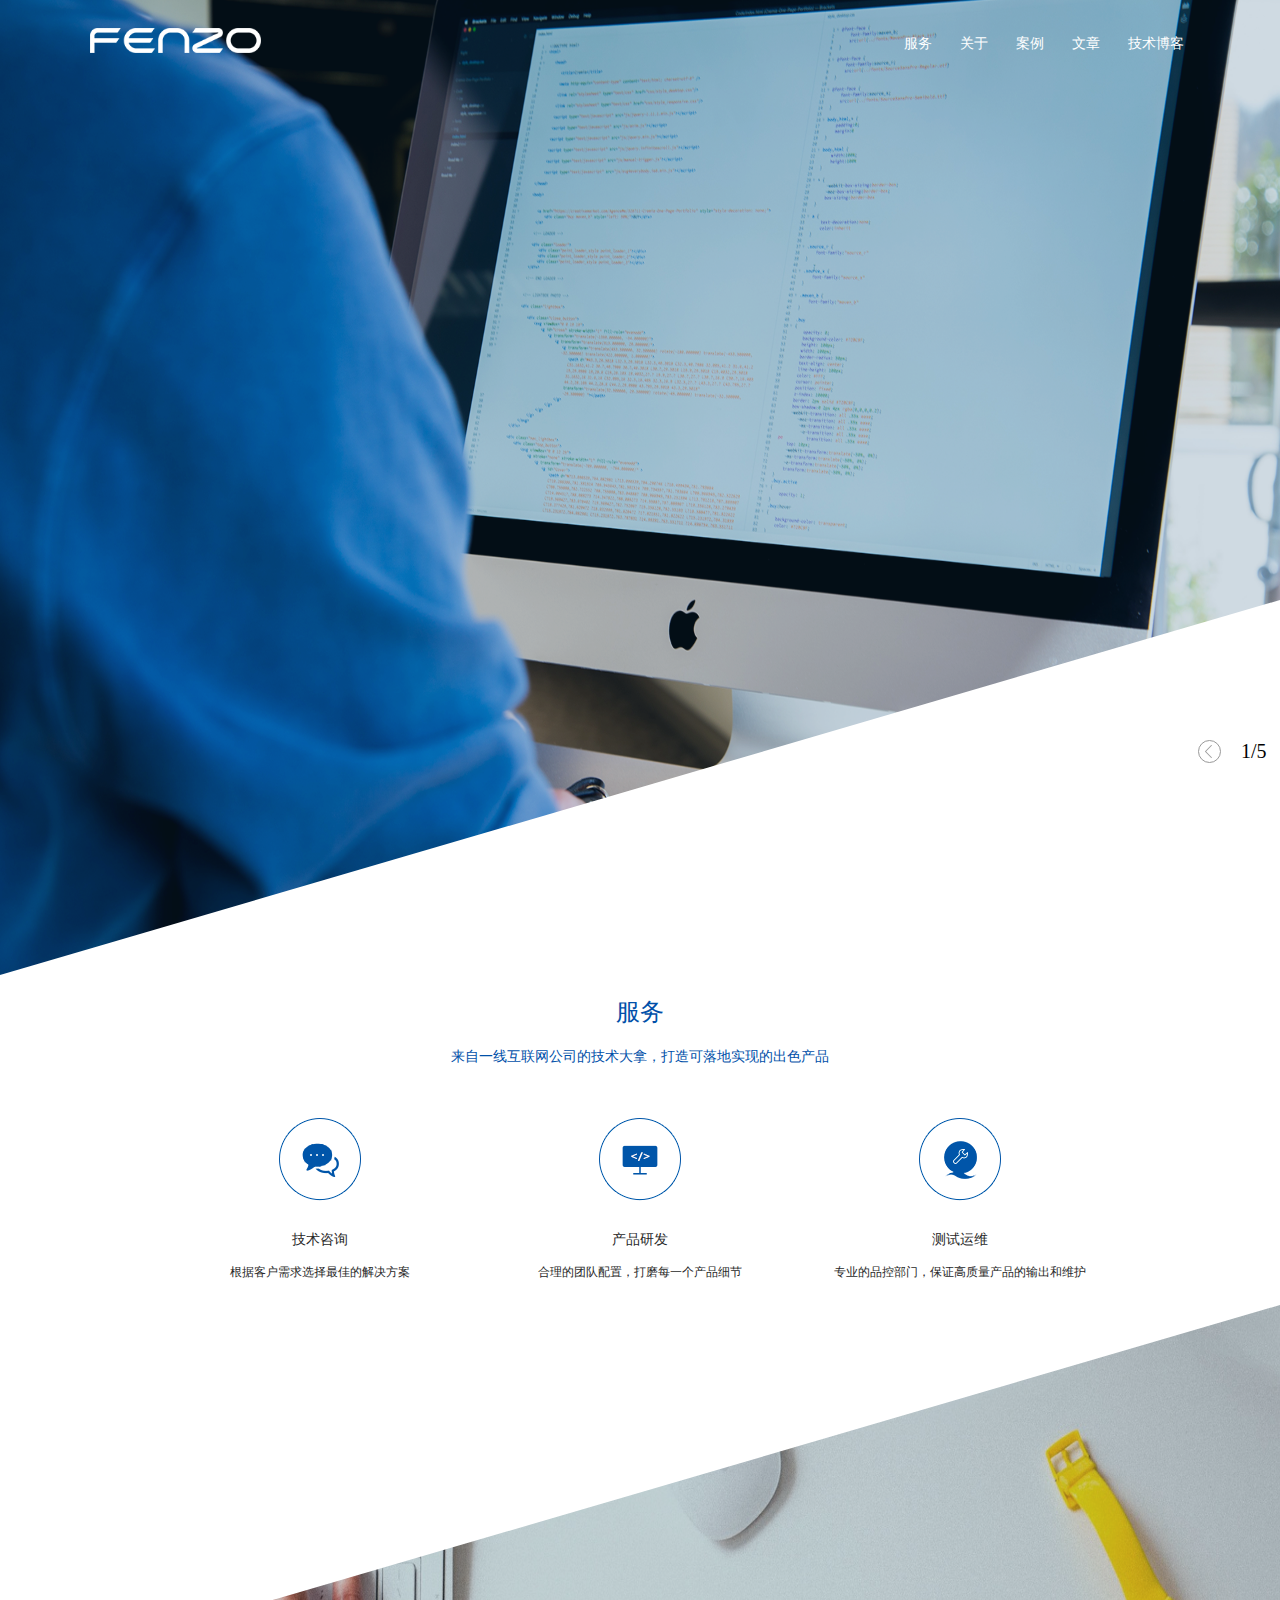
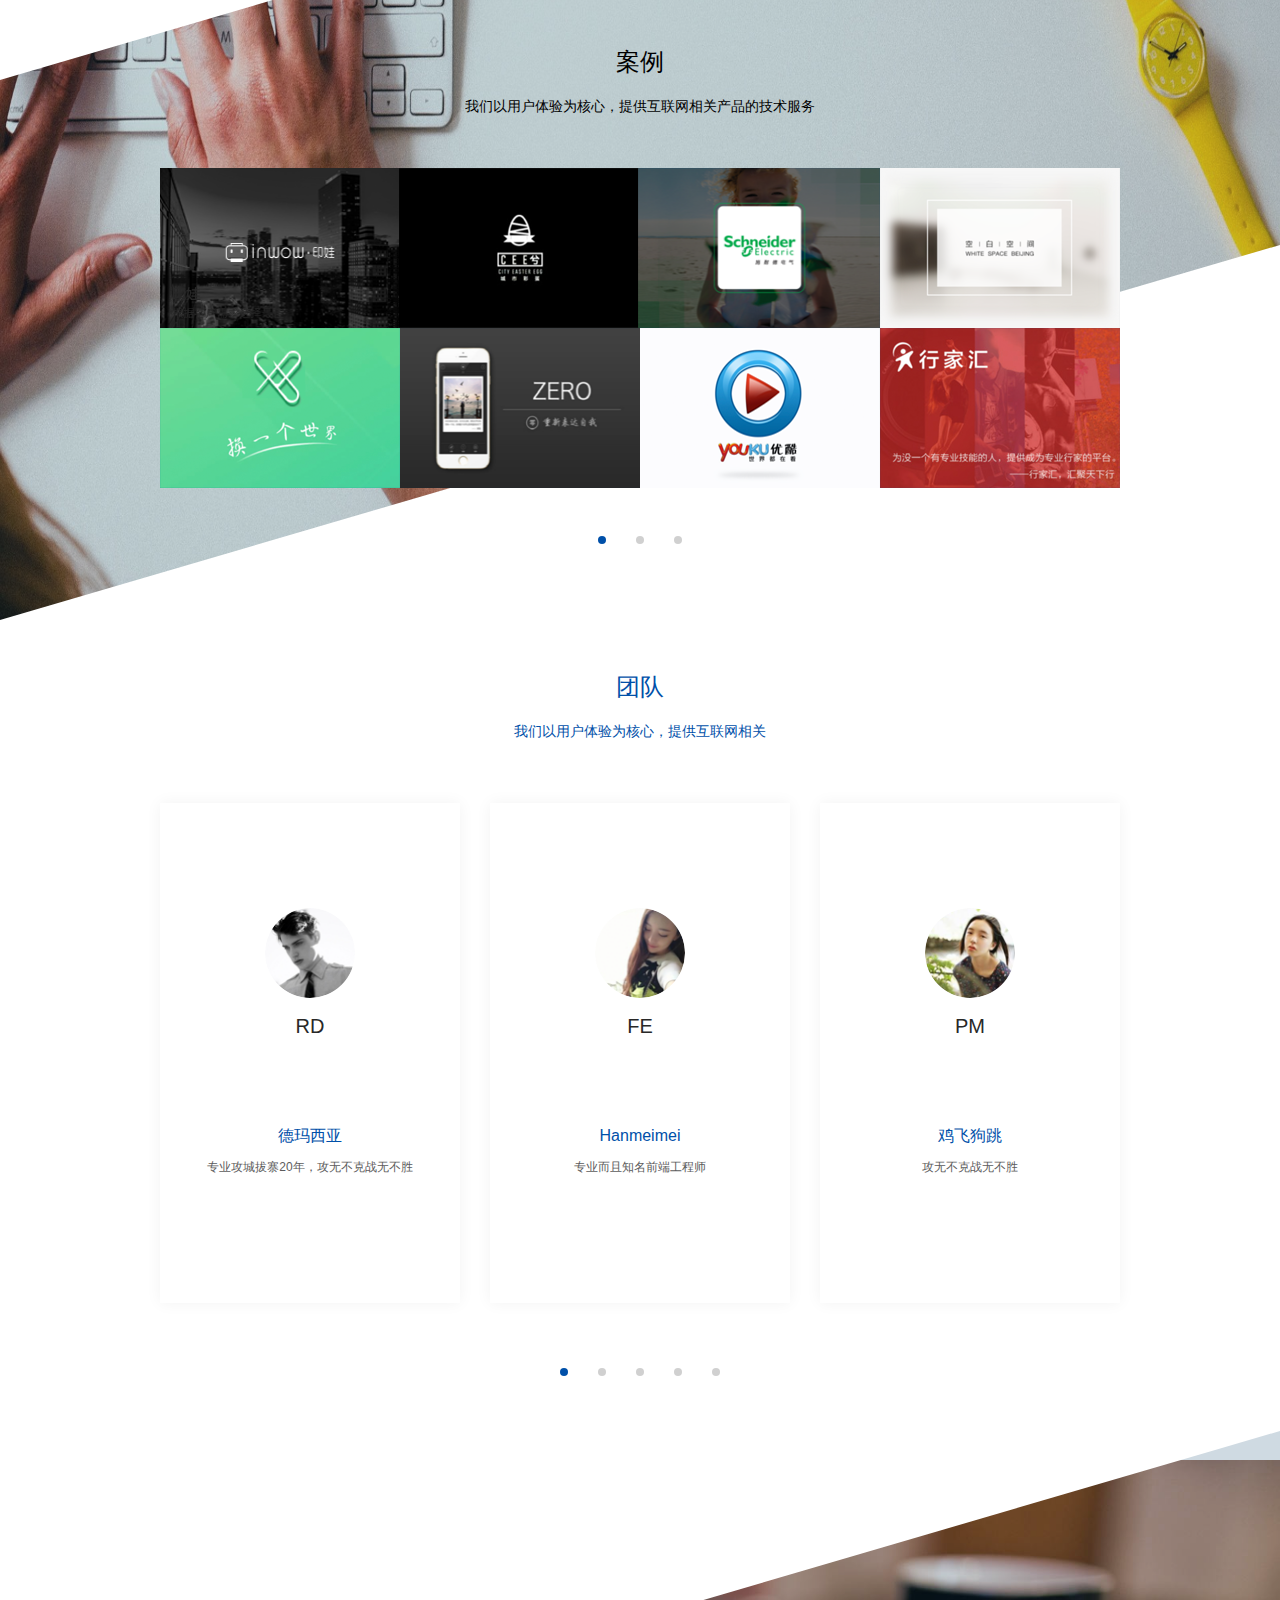
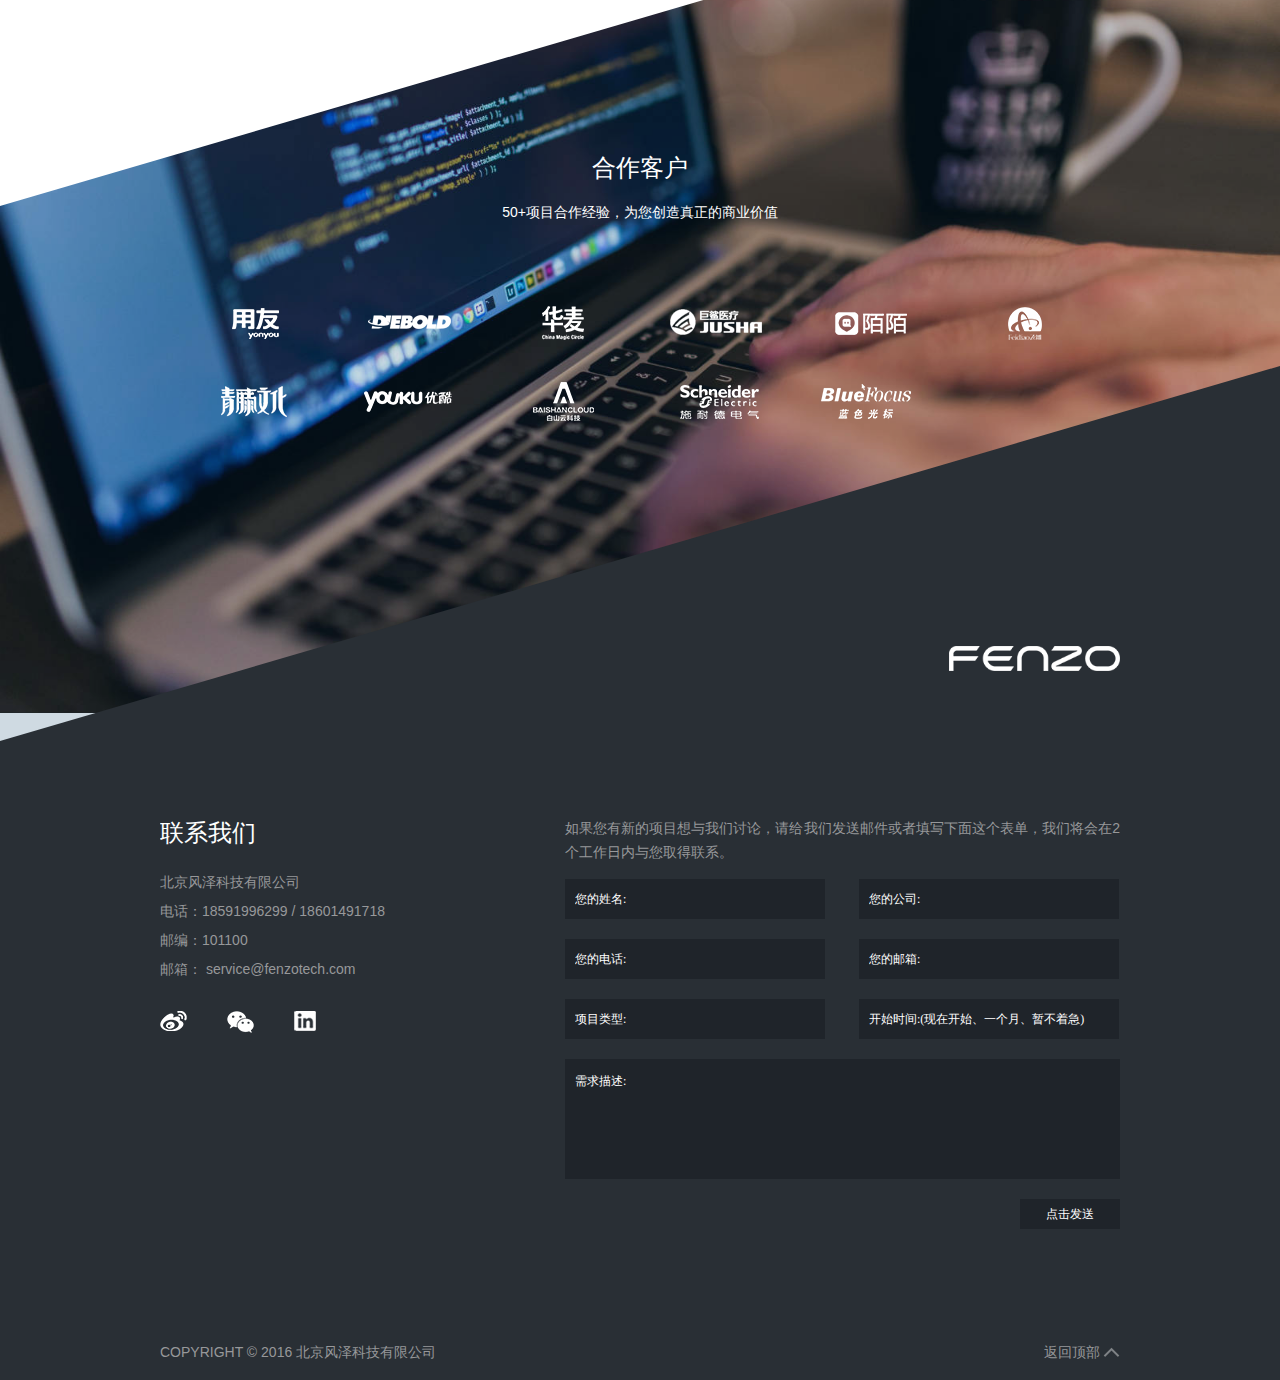
<file: index.html>
<!DOCTYPE html>
<html>
	<head>
		<meta charset="UTF-8">
		<title>首页</title>
		<meta http-equiv="X-UA-Compatible" content="IE=edge">
		<link rel="stylesheet" type="text/css" href="css/default.css"/>
		<link rel="stylesheet" type="text/css" href="css/style.css"/>
		<script src="js/jquery-1.8.0.min.js"></script>
		<script src="js/jquery.SuperSlide.2.1.1.js"></script>
		<script src="js/index.js"></script>
	</head>
	<body>
		<!--header部分-->
		<div class="headerWarp">
			<div class="header">
				<div class="logo"><a href="javascript:void(0);"><img src="images/Fenzo logo1-PC.png"/></a></div>
				<div class="nav_header">
					<ul>
						<li><a href="service.html">服务</a></li>
						<li><a href="about.html">关于</a></li>
						<li><a href="case_choice.html">案例</a></li>
						<li><a href="artical_all.html">文章</a></li>
						<li style="padding-right: 6px;"><a href="tech_blog.html">技术博客</a></li>
					</ul>
				</div>
			</div>
		</div>
		<!--banner部分-->
		<div class="bannerWarp">
			<div class="banner">
				<div class="hd">
					<div>
						<a class="prev" href="javascript:void(0)"></a>
						<span class="pageState"><!--<em>1</em>/<em>5</em>--></span>
						<a class="next" href="javascript:void(0)"></a>
					</div>
				</div>
				<div class="bd">
					<ul>
						<li>					
							<a href="#">
								<div class="background_div"></div>
								<img src="images/banner.png"/>
							</a>
						</li>
						<li>
							<a href="#">
								<div class="background_div"></div>
								<img src="images/banner.png"/>
							</a>
						</li>
						<li>
							<a href="#">
								<div class="background_div"></div>
								<img src="images/banner.png"/>
							</a>
						</li>
						<li>
							<a href="#">
								<div class="background_div"></div>
								<img src="images/banner.png"/>
							</a>
						</li>
						<li>
							<a href="#">
								<div class="background_div"></div>
								<img src="images/banner.png"/>
							</a>
						</li>
					</ul>
				</div>
				<div class="back_triangle"></div>
			</div>
			
		</div>
		<div class="mainWarp">
			<!--服务部分-->
			<div class="mainDiv service">
				<div class="title">
					<p class="title_p1">服务</p>
					<p class="title_p2">来自一线互联网公司的技术大拿，打造可落地实现的出色产品</p>
				</div>
				<div class="service_cont">
					<ul>
						<li>
							<a href="javascript:void(0);">
								<span><img src="images/jishu_icon.png" width="37px" height="34px"/></span>
								<p>技术咨询</p>
								<p class="service_p2">根据客户需求选择最佳的解决方案</p>
							</a>
						</li>
						<li>
							<a href="javascript:void(0);">
								<span><img src="images/chanpin_icon.png" width="36px" height="30px"/></span>
								<p>产品研发</p>
								<p class="service_p2">合理的团队配置，打磨每一个产品细节</p>
							</a>
						</li>
						<li>
							<a href="javascript:void(0);">
								<span><img src="images/ceshi_icon.png" width="33px" height="38px"/></span>
								<p>测试运维</p>
								<p class="service_p2">专业的品控部门，保证高质量产品的输出和维护</p>
							</a>
						</li>
					</ul>
				</div>
			</div>
			<!--案例部分-->
			<div class="mainDiv cases">
				<div class="background_div"></div>
				<div class="back_triangle_up"></div>
				<div class="cases_cont">
					<div class="title">
						<p class="title_p1">案例</p>
						<p class="title_p2">我们以用户体验为核心，提供互联网相关产品的技术服务</p>
					</div>
					<div class="slideBox">
						<div class="bd">
							<ul>
								<li>
									<a href="case_content.html"><div><span>查看详情</span></div><img src="temp/img_03.png"/><h3><span>印娃</span><p>根据客户需求选择最佳</p></h3></a>
									<a href="case_content.html"><div><span>查看详情</span></div><img src="temp/img_04.png"/><h3><span>印娃</span><p>根据客户需求选择最佳</p></h3></a>
									<a href="case_content.html"><div><span>查看详情</span></div><img src="temp/img_06.png"/><h3><span>印娃</span><p>根据客户需求选择最佳</p></h3></a>
									<a href="case_content.html"><div><span>查看详情</span></div><img src="temp/img_07.png"/><h3><span>印娃</span><p>根据客户需求选择最佳</p></h3></a>
									<a href="case_content.html"><div><span>查看详情</span></div><img src="temp/img_13.png"/><h3><span>印娃</span><p>根据客户需求选择最佳</p></h3></a>
									<a href="case_content.html"><div><span>查看详情</span></div><img src="temp/img_15.png"/><h3><span>印娃</span><p>根据客户需求选择最佳</p></h3></a>
									<a href="case_content.html"><div><span>查看详情</span></div><img src="temp/img_17.png"/><h3><span>印娃</span><p>根据客户需求选择最佳</p></h3></a>
									<a href="case_content.html"><div><span>查看详情</span></div><img src="temp/img_18.png"/><h3><span>印娃</span><p>根据客户需求选择最佳</p></h3></a>
								</li>
								<li>
									<a href="case_content.html"><div><span>查看详情</span></div><img src="temp/img_03.png"/><h3><span>印娃</span><p>根据客户需求选择最佳</p></h3></a>
									<a href="case_content.html"><div><span>查看详情</span></div><img src="temp/img_04.png"/><h3><span>印娃</span><p>根据客户需求选择最佳</p></h3></a>
									<a href="case_content.html"><div><span>查看详情</span></div><img src="temp/img_06.png"/><h3><span>印娃</span><p>根据客户需求选择最佳</p></h3></a>
									<a href="case_content.html"><div><span>查看详情</span></div><img src="temp/img_07.png"/><h3><span>印娃</span><p>根据客户需求选择最佳</p></h3></a>
									<a href="case_content.html"><div><span>查看详情</span></div><img src="temp/img_13.png"/><h3><span>印娃</span><p>根据客户需求选择最佳</p></h3></a>
									<a href="case_content.html"><div><span>查看详情</span></div><img src="temp/img_15.png"/><h3><span>印娃</span><p>根据客户需求选择最佳</p></h3></a>
									<a href="case_content.html"><div><span>查看详情</span></div><img src="temp/img_17.png"/><h3><span>印娃</span><p>根据客户需求选择最佳</p></h3></a>
									<a href="case_content.html"><div><span>查看详情</span></div><img src="temp/img_18.png"/><h3><span>印娃</span><p>根据客户需求选择最佳</p></h3></a>
								</li>
								<li>
									<a href="case_content.html"><div><span>查看详情</span></div><img src="temp/img_03.png"/><h3><span>印娃</span><p>根据客户需求选择最佳</p></h3></a>
									<a href="case_content.html"><div><span>查看详情</span></div><img src="temp/img_04.png"/><h3><span>印娃</span><p>根据客户需求选择最佳</p></h3></a>
									<a href="case_content.html"><div><span>查看详情</span></div><img src="temp/img_06.png"/><h3><span>印娃</span><p>根据客户需求选择最佳</p></h3></a>
									<a href="case_content.html"><div><span>查看详情</span></div><img src="temp/img_07.png"/><h3><span>印娃</span><p>根据客户需求选择最佳</p></h3></a>
									<a href="case_content.html"><div><span>查看详情</span></div><img src="temp/img_13.png"/><h3><span>印娃</span><p>根据客户需求选择最佳</p></h3></a>
									<a href="case_content.html"><div><span>查看详情</span></div><img src="temp/img_15.png"/><h3><span>印娃</span><p>根据客户需求选择最佳</p></h3></a>
									<a href="case_content.html"><div><span>查看详情</span></div><img src="temp/img_17.png"/><h3><span>印娃</span><p>根据客户需求选择最佳</p></h3></a>
									<a href="case_content.html"><div><span>查看详情</span></div><img src="temp/img_18.png"/><h3><span>印娃</span><p>根据客户需求选择最佳</p></h3></a>
								</li>
							</ul>
						</div>
						<div class="hd">
							<ul><li class="on"></li><li></li><li></li></ul>
						</div>
					</div>
				</div>
				<div class="back_triangle"></div>
			</div>
			<!--团队部分-->
			<div class="mainDiv team">
				<div class="title">
					<p class="title_p1">团队</p>
					<p class="title_p2">我们以用户体验为核心，提供互联网相关</p>
				</div>
				<div class="team_cont slideBox1">
					<div class="bd">
						<ul>
							<li>
								<a href="javascript:void(0);"><img src="temp/img2_1.png"/><span>RD</span><h3><span>德玛西亚</span><p>专业攻城拔寨20年，攻无不克战无不胜</p></h3></a>
								<a href="javascript:void(0);"><img src="temp/img2_2.png"/><span>FE</span><h3><span>Hanmeimei</span><p>专业而且知名前端工程师</p></h3></a>
								<a href="javascript:void(0);"><img src="temp/img2_3.png"/><span>PM</span><h3><span>鸡飞狗跳</span><p>攻无不克战无不胜</p></h3></a>
							</li>
							<li>
								<a href="javascript:void(0);"><img src="temp/img2_1.png"/><span>RD</span><h3><span>德玛西亚</span><p>专业攻城拔寨20年，攻无不克战无不胜</p></h3></a>
								<a href="javascript:void(0);"><img src="temp/img2_2.png"/><span>FE</span><h3><span>Hanmeimei</span><p>专业而且知名前端工程师</p></h3></a>
								<a href="javascript:void(0);"><img src="temp/img2_3.png"/><span>PM</span><h3><span>鸡飞狗跳</span><p>攻无不克战无不胜</p></h3></a>
							</li>
							<li>
								<a href="javascript:void(0);"><img src="temp/img2_1.png"/><span>RD</span><h3><span>德玛西亚</span><p>专业攻城拔寨20年，攻无不克战无不胜</p></h3></a>
								<a href="javascript:void(0);"><img src="temp/img2_2.png"/><span>FE</span><h3><span>Hanmeimei</span><p>专业而且知名前端工程师</p></h3></a>
								<a href="javascript:void(0);"><img src="temp/img2_3.png"/><span>PM</span><h3><span>鸡飞狗跳</span><p>攻无不克战无不胜</p></h3></a>
							</li>
							<li>
								<a href="javascript:void(0);"><img src="temp/img2_1.png"/><span>RD</span><h3><span>德玛西亚</span><p>专业攻城拔寨20年，攻无不克战无不胜</p></h3></a>
								<a href="javascript:void(0);"><img src="temp/img2_2.png"/><span>FE</span><h3><span>Hanmeimei</span><p>专业而且知名前端工程师</p></h3></a>
								<a href="javascript:void(0);"><img src="temp/img2_3.png"/><span>PM</span><h3><span>鸡飞狗跳</span><p>攻无不克战无不胜</p></h3></a>
							</li>
							<li>
								<a href="javascript:void(0);"><img src="temp/img2_1.png"/><span>RD</span><h3><span>德玛西亚</span><p>专业攻城拔寨20年，攻无不克战无不胜</p></h3></a>
								<a href="javascript:void(0);"><img src="temp/img2_2.png"/><span>FE</span><h3><span>Hanmeimei</span><p>专业而且知名前端工程师</p></h3></a>
								<a href="javascript:void(0);"><img src="temp/img2_3.png"/><span>PM</span><h3><span>鸡飞狗跳</span><p>攻无不克战无不胜</p></h3></a>
							</li>
						</ul>
					</div>
					<div class="hd">
						<ul><li class="on"></li><li></li><li></li><li></li><li></li></ul>
					</div>
				</div>
			</div>
			<!--合作关系-->
			<div class="mainDiv customer">
				<div class="background_div"></div>
				<div class="back_triangle_up"></div>
				<div class="customer_cont">
					<div class="title">
						<p class="title_p1">合作客户</p>
						<p class="title_p2">50+项目合作经验，为您创造真正的商业价值</p>
					</div>
					<div class="customer_name">
						<ul>
							<li><a href="#"><img src="images/icon_11_14.png"/></a></li>
							<li><a href="#"><img src="images/icon_12_23.png"/></a></li>
							<li><a href="#"><img src="images/icon_13_16.png"/></a></li>
							<li><a href="#"><img src="images/icon_14_26.png"/></a></li>
							<li><a href="#"><img src="images/icon_15_18.png"/></a></li>
							<li><a href="#"><img src="images/icon_16_20.png"/></a></li>
							<li><a href="#"><img src="images/icon_17_42.png"/></a></li>
							<li><a href="#"><img src="images/icon_18_44.png"/></a></li>
							<li><a href="#"><img src="images/icon_19_46.png"/></a></li>
							<li><a href="#"><img src="images/icon_20_48.png"/></a></li>
							<li><a href="#"><img src="images/icon_21_50.png"/></a></li>
						</ul>
					</div>
				</div>
				<div class="logo_customer logo_bottom"><a href="javascript:void(0);"><img src="images/Fenzo logo1-PC.png"/></a></div>
				<div class="back_triangle"></div>
			</div>
		</div>
		<!--footer部分-->
		<div class="footerWarp" id="contact_us">
			<div class="footer">
				<div class="contact cleafix">
					<div class="contact_fl">
						<h3>联系我们</h3>
						<span>北京风泽科技有限公司</span>
						<span>电话：18591996299 / 18601491718</span>
						<span>邮编：101100</span>
						<span>邮箱： service@fenzotech.com</span>
						<span style="margin-top: 35px;height: 22px;">
							<a href="#"><img class="sina_icon" src="images/sina_1.png"/></a>
							<a href="javascript:void(0);"><img class="scan_code" src="images/weixin_1.png"/></a>
							<a href="#"><img class="in_icon" src="images/in_1.png"/></a>
						</span>
						<div class="er_code">
							<img src="images/er_code.jpg"/>
						</div>
					</div>
					<div class="contact_fr">
						<p>如果您有新的项目想与我们讨论，请给我们发送邮件或者填写下面这个表单，我们将会在2个工作日内与您取得联系。</p>
						<form>
							<input type="text" value="您的姓名:" onclick="if(value==defaultValue){value='';}" onblur="if(!value){value=defaultValue;}"/>
							<input type="text" value="您的公司:" onclick="if(value==defaultValue){value='';}" onblur="if(!value){value=defaultValue;}"/>
							<input type="text" value="您的电话:" onclick="if(value==defaultValue){value='';}" onblur="if(!value){value=defaultValue;}"/>
							<input type="text" value="您的邮箱:" onclick="if(value==defaultValue){value='';}" onblur="if(!value){value=defaultValue;}"/>
							<input type="text" value="项目类型:" onclick="if(value==defaultValue){value='';}" onblur="if(!value){value=defaultValue;}"/>
							<input type="text" value="开始时间:(现在开始、一个月、暂不着急)" onclick="if(value==defaultValue){value='';}" onblur="if(!value){value=defaultValue;}"/>
							<div>
								<textarea onclick="if(value==defaultValue){value='';}" onblur="if(!value){value=defaultValue;}">需求描述:</textarea>
							</div>
							<input id="send_message" type="button" value="点击发送"/>
						</form>
						<div class="message_prompt">发送成功</div>
					</div>
				</div>
				<div class="copyright">
					<div>COPYRIGHT © 2016 北京风泽科技有限公司<span id="to_top">返回顶部</span></div>
				</div>
			</div>
		</div>
	</body>
</html>
</file>
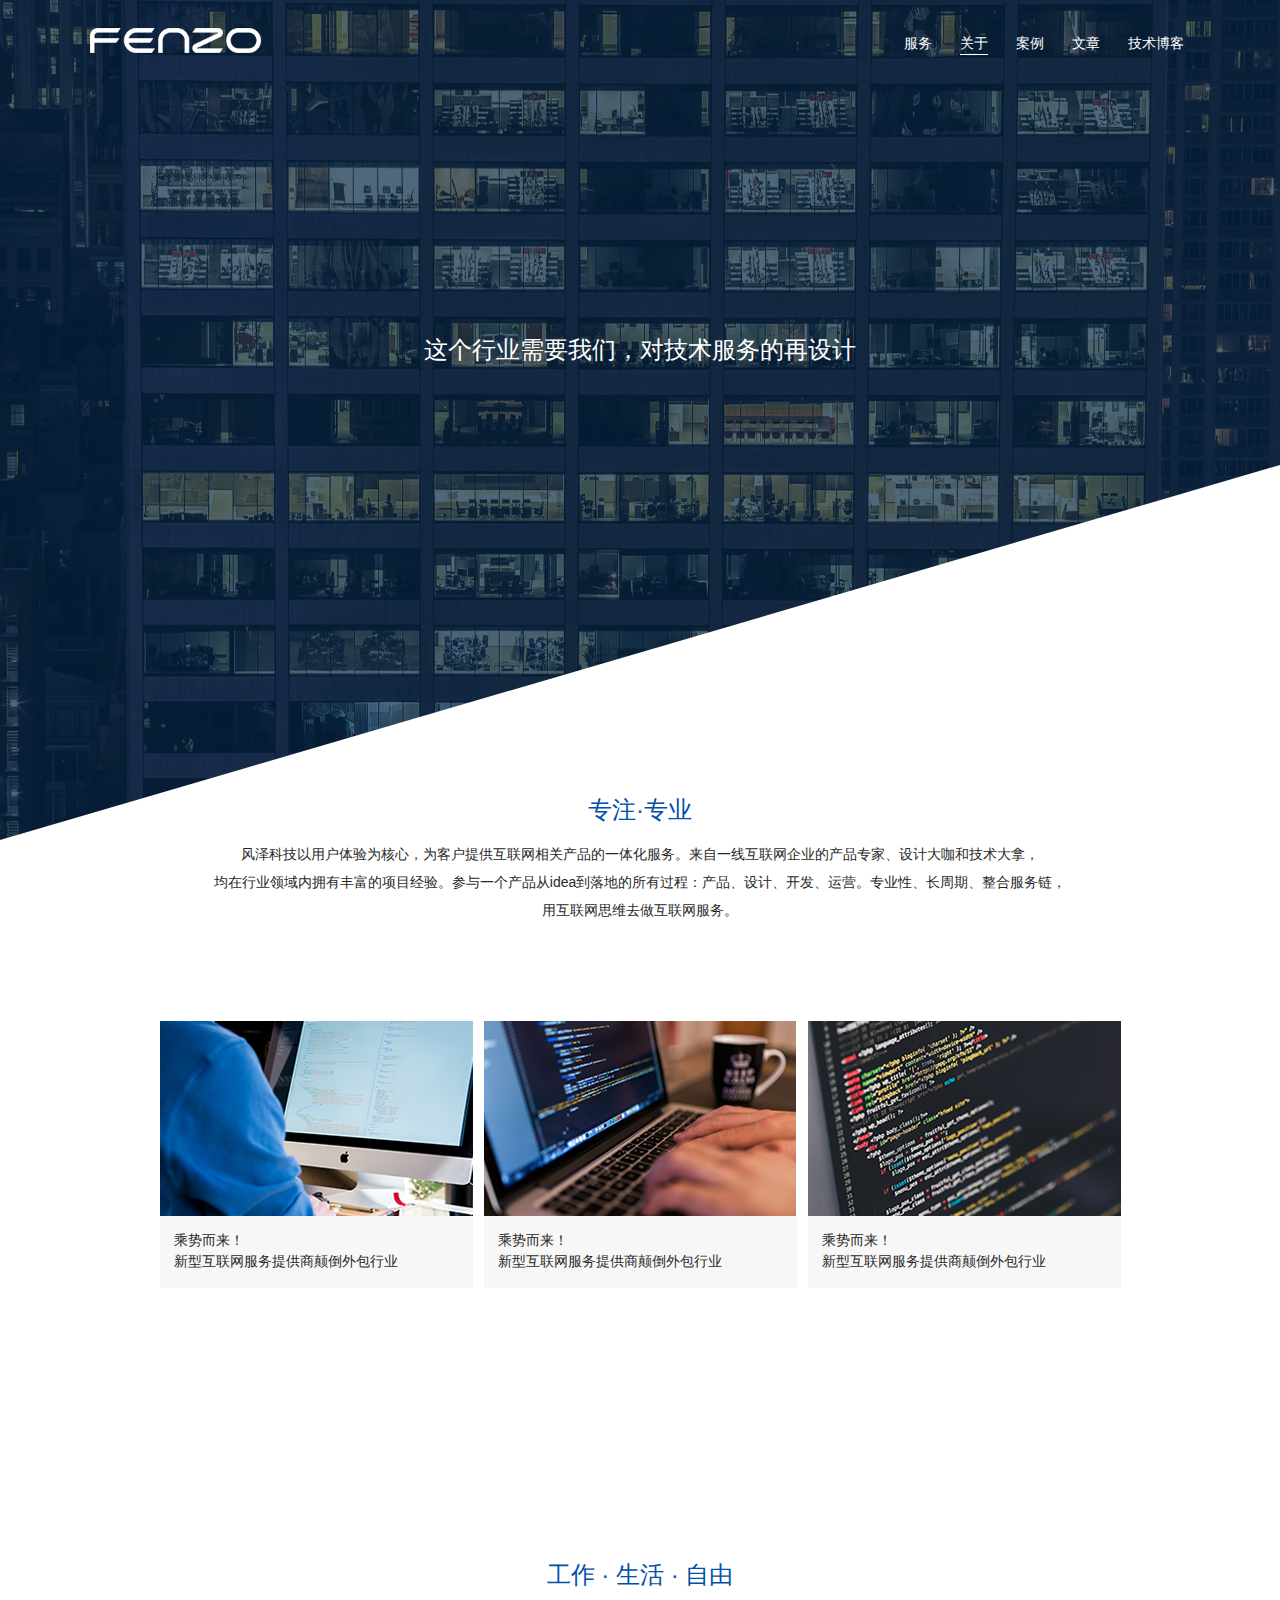
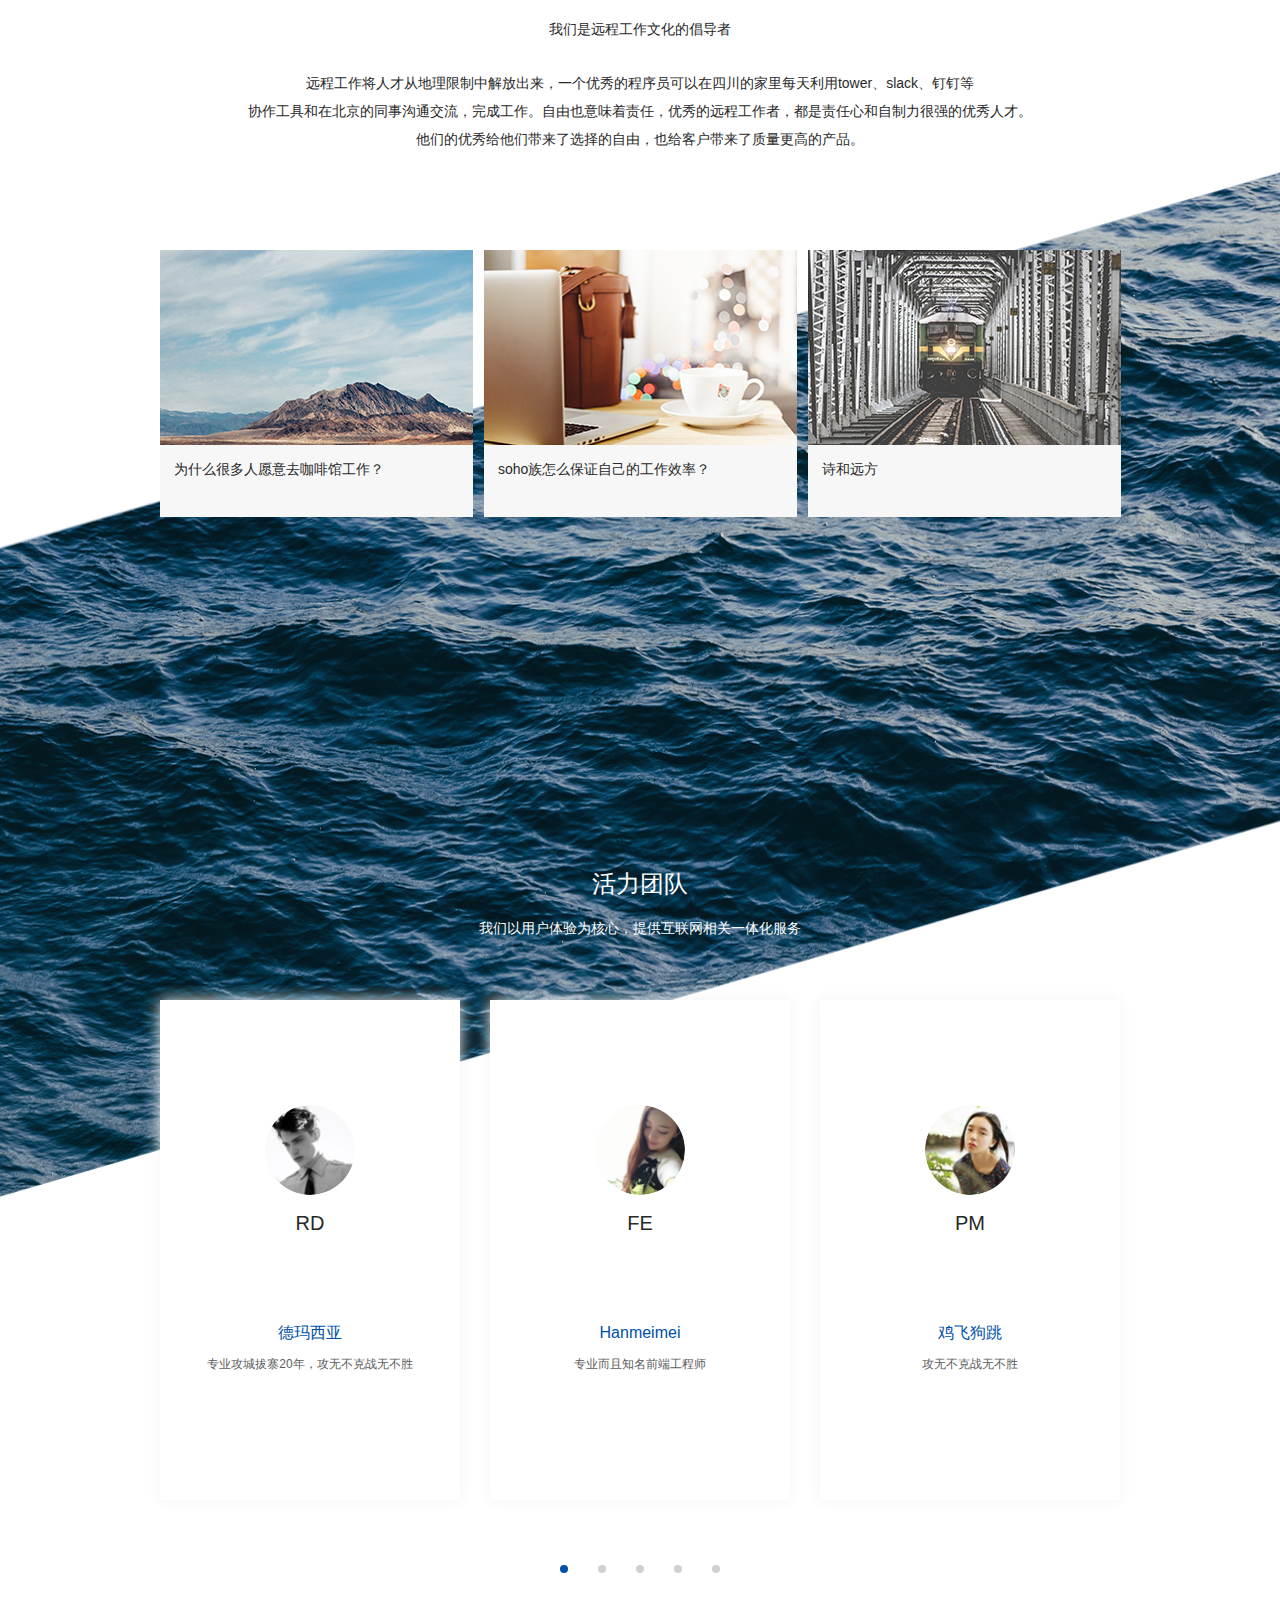
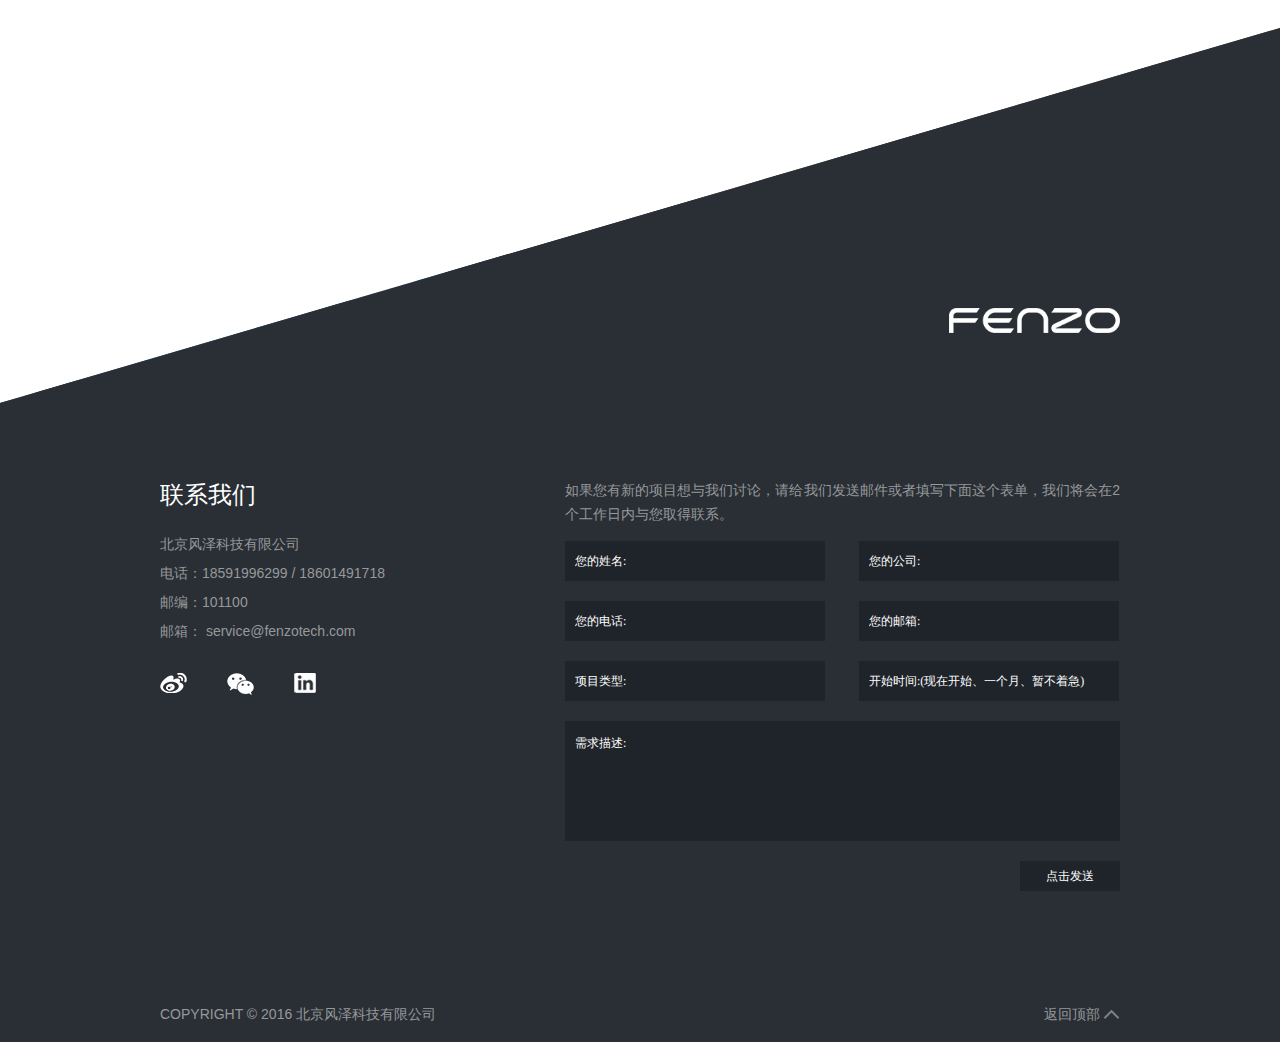
<file: about.html>
<!DOCTYPE html>
<html>
	<head>
		<meta charset="UTF-8">
		<title>关于我们</title>
		<meta http-equiv="X-UA-Compatible" content="IE=edge">
		<link rel="stylesheet" type="text/css" href="css/default.css"/>
		<link rel="stylesheet" type="text/css" href="css/style.css"/>
		<script src="js/jquery-1.8.0.min.js"></script>
		<script src="js/jquery.SuperSlide.2.1.1.js"></script>
		<script src="js/index.js"></script>
	</head>
	<body>
		<!--header部分-->
		<div class="headerWarp">
			<div class="header">
				<div class="logo"><a href="index.html"><img src="images/Fenzo logo1-PC.png"/></a></div>
				<div class="nav_header">
					<ul>
						<li><a href="service.html">服务</a></li>
						<li><a class="on" href="about.html">关于</a></li>
						<li><a href="case_choice.html">案例</a></li>
						<li><a href="artical_all.html">文章</a></li>
						<li style="padding-right: 6px;"><a href="tech_blog.html">技术博客</a></li>
					</ul>
				</div>
			</div>
		</div>
		<!--banner部分-->
		<div class="bannerWarp bannerWarp2 bannerWarp_about">
			<div class="banner">
				<div class="background_div background_div_about">这个行业需要我们，对技术服务的再设计</div>
				<img src="temp/banner_1.png"/>
				<div class="back_triangle"></div>
			</div>
			
		</div>
		<div class="mainWarp mainWarp_about">
			<!--专注专业部分-->
			<div class="mainDiv service about_cont">
				<div class="title">
					<p class="title_p1">专注·专业</p>
					<p class="title_p2">风泽科技以用户体验为核心，为客户提供互联网相关产品的一体化服务。来自一线互联网企业的产品专家、设计大咖和技术大拿，<br/><br/>均在行业领域内拥有丰富的项目经验。参与一个产品从idea到落地的所有过程：产品、设计、开发、运营。专业性、长周期、整合服务链，<br/><br/>用互联网思维去做互联网服务。</p>
				</div>
				<div class="about_cont_1">
					<ul>
						<li>
							<a href="artical_content.html">
								<div><img src="temp/about_1.png"/></div>
								<h3>
									<span>乘势而来！</span>
									<p>新型互联网服务提供商颠倒外包行业</p>
								</h3>
							</a>
						</li>
						<li>
							<a href="artical_content.html">
								<div><img src="temp/about_2.png"/></div>
								<h3>
									<span>乘势而来！</span>
									<p>新型互联网服务提供商颠倒外包行业</p>
								</h3>
							</a>
						</li>
						<li>
							<a href="artical_content.html">
								<div><img src="temp/about_3.png"/></div>
								<h3>
									<span>乘势而来！</span>
									<p>新型互联网服务提供商颠倒外包行业</p>
								</h3>
							</a>
						</li>
					</ul>
				</div>
			</div>
			<!--工作 · 生活 · 自由-->
			<div class="mainDiv service about_cont about_cont2">
				<div class="title">
					<p class="title_p1">工作 · 生活 · 自由</p>
					<p class="title_p3">我们是远程工作文化的倡导者</p>
					<p class="title_p2">远程工作将人才从地理限制中解放出来，一个优秀的程序员可以在四川的家里每天利用tower、slack、钉钉等<br/><br/>协作工具和在北京的同事沟通交流，完成工作。自由也意味着责任，优秀的远程工作者，都是责任心和自制力很强的优秀人才。<br/><br/>他们的优秀给他们带来了选择的自由，也给客户带来了质量更高的产品。</p>
				</div>
				<div class="about_cont_1">
					<ul>
						<li>
							<a href="artical_content.html">
								<div><img src="temp/about_4.png"/></div>
								<h3>
									<span>为什么很多人愿意去咖啡馆工作？</span>
								</h3>
							</a>
						</li>
						<li>
							<a href="artical_content.html">
								<div><img src="temp/about_5.png"/></div>
								<h3>
									<span>soho族怎么保证自己的工作效率？</span>
								</h3>
							</a>
						</li>
						<li>
							<a href="artical_content.html">
								<div><img src="temp/about_6.png"/></div>
								<h3>
									<span>诗和远方</span>
								</h3>
							</a>
						</li>
					</ul>
				</div>
			</div>
			<div class="mainDiv about_cont_3">
				<div class="background_div"></div>
				<div class="back_triangle_up"></div>
				<div class="back_triangle"></div>
			</div>
			<!--团队部分-->
			<div class="mainDiv team about_team">
				<div class="title">
					<p class="title_p1">活力团队</p>
					<p class="title_p2">我们以用户体验为核心，提供互联网相关一体化服务</p>
				</div>
				<div class="team_cont slideBox1">
					<div class="bd">
						<ul>
							<li>
								<a href="javascript:void(0);"><img src="temp/img2_1.png"/><span>RD</span><h3><span>德玛西亚</span><p>专业攻城拔寨20年，攻无不克战无不胜</p></h3></a>
								<a href="javascript:void(0);"><img src="temp/img2_2.png"/><span>FE</span><h3><span>Hanmeimei</span><p>专业而且知名前端工程师</p></h3></a>
								<a href="javascript:void(0);"><img src="temp/img2_3.png"/><span>PM</span><h3><span>鸡飞狗跳</span><p>攻无不克战无不胜</p></h3></a>
							</li>
							<li>
								<a href="javascript:void(0);"><img src="temp/img2_1.png"/><span>RD</span><h3><span>德玛西亚</span><p>专业攻城拔寨20年，攻无不克战无不胜</p></h3></a>
								<a href="javascript:void(0);"><img src="temp/img2_2.png"/><span>FE</span><h3><span>Hanmeimei</span><p>专业而且知名前端工程师</p></h3></a>
								<a href="javascript:void(0);"><img src="temp/img2_3.png"/><span>PM</span><h3><span>鸡飞狗跳</span><p>攻无不克战无不胜</p></h3></a>
							</li>
							<li>
								<a href="javascript:void(0);"><img src="temp/img2_1.png"/><span>RD</span><h3><span>德玛西亚</span><p>专业攻城拔寨20年，攻无不克战无不胜</p></h3></a>
								<a href="javascript:void(0);"><img src="temp/img2_2.png"/><span>FE</span><h3><span>Hanmeimei</span><p>专业而且知名前端工程师</p></h3></a>
								<a href="javascript:void(0);"><img src="temp/img2_3.png"/><span>PM</span><h3><span>鸡飞狗跳</span><p>攻无不克战无不胜</p></h3></a>
							</li>
							<li>
								<a href="javascript:void(0);"><img src="temp/img2_1.png"/><span>RD</span><h3><span>德玛西亚</span><p>专业攻城拔寨20年，攻无不克战无不胜</p></h3></a>
								<a href="javascript:void(0);"><img src="temp/img2_2.png"/><span>FE</span><h3><span>Hanmeimei</span><p>专业而且知名前端工程师</p></h3></a>
								<a href="javascript:void(0);"><img src="temp/img2_3.png"/><span>PM</span><h3><span>鸡飞狗跳</span><p>攻无不克战无不胜</p></h3></a>
							</li>
							<li>
								<a href="javascript:void(0);"><img src="temp/img2_1.png"/><span>RD</span><h3><span>德玛西亚</span><p>专业攻城拔寨20年，攻无不克战无不胜</p></h3></a>
								<a href="javascript:void(0);"><img src="temp/img2_2.png"/><span>FE</span><h3><span>Hanmeimei</span><p>专业而且知名前端工程师</p></h3></a>
								<a href="javascript:void(0);"><img src="temp/img2_3.png"/><span>PM</span><h3><span>鸡飞狗跳</span><p>攻无不克战无不胜</p></h3></a>
							</li>
						</ul>
					</div>
					<div class="hd">
						<ul><li class="on"></li><li></li><li></li><li></li><li></li></ul>
					</div>
				</div>
			</div>
			<!--合作关系-->
			<div class="mainDiv customer">
				<div class="background_div"></div>
				<div class="back_triangle_up"></div>
				<div class="logo_customer logo_bottom"><a href="index.html"><img src="images/Fenzo logo1-PC.png"/></a></div>
				<div class="back_triangle"></div>
			</div>
		</div>
		<!--footer部分-->
		<div class="footerWarp">
			<div class="footer">
				<div class="contact cleafix">
					<div class="contact_fl">
						<h3>联系我们</h3>
						<span>北京风泽科技有限公司</span>
						<span>电话：18591996299 / 18601491718</span>
						<span>邮编：101100</span>
						<span>邮箱： service@fenzotech.com</span>
						<span style="margin-top: 35px;height: 22px;">
							<a href="#"><img class="sina_icon" src="images/sina_1.png"/></a>
							<a href="javascript:void(0);"><img class="scan_code" src="images/weixin_1.png"/></a>
							<a href="#"><img class="in_icon" src="images/in_1.png"/></a>
						</span>
						<div class="er_code">
							<img src="images/er_code.jpg"/>
						</div>
					</div>
					<div class="contact_fr">
						<p>如果您有新的项目想与我们讨论，请给我们发送邮件或者填写下面这个表单，我们将会在2个工作日内与您取得联系。</p>
						<form>
							<input type="text" value="您的姓名:" onclick="if(value==defaultValue){value='';}" onblur="if(!value){value=defaultValue;}"/>
							<input type="text" value="您的公司:" onclick="if(value==defaultValue){value='';}" onblur="if(!value){value=defaultValue;}"/>
							<input type="text" value="您的电话:" onclick="if(value==defaultValue){value='';}" onblur="if(!value){value=defaultValue;}"/>
							<input type="text" value="您的邮箱:" onclick="if(value==defaultValue){value='';}" onblur="if(!value){value=defaultValue;}"/>
							<input type="text" value="项目类型:" onclick="if(value==defaultValue){value='';}" onblur="if(!value){value=defaultValue;}"/>
							<input type="text" value="开始时间:(现在开始、一个月、暂不着急)" onclick="if(value==defaultValue){value='';}" onblur="if(!value){value=defaultValue;}"/>
							<div>
								<textarea onclick="if(value==defaultValue){value='';}" onblur="if(!value){value=defaultValue;}">需求描述:</textarea>
							</div>
							<input id="send_message" type="button" value="点击发送"/>
						</form>
						<div class="message_prompt">发送成功</div>
					</div>
				</div>
				<div class="copyright">
					<div>COPYRIGHT © 2016 北京风泽科技有限公司<span id="to_top">返回顶部</span></div>
				</div>
			</div>
		</div>
		
		
		
		
		
	</body>
</html>
</file>
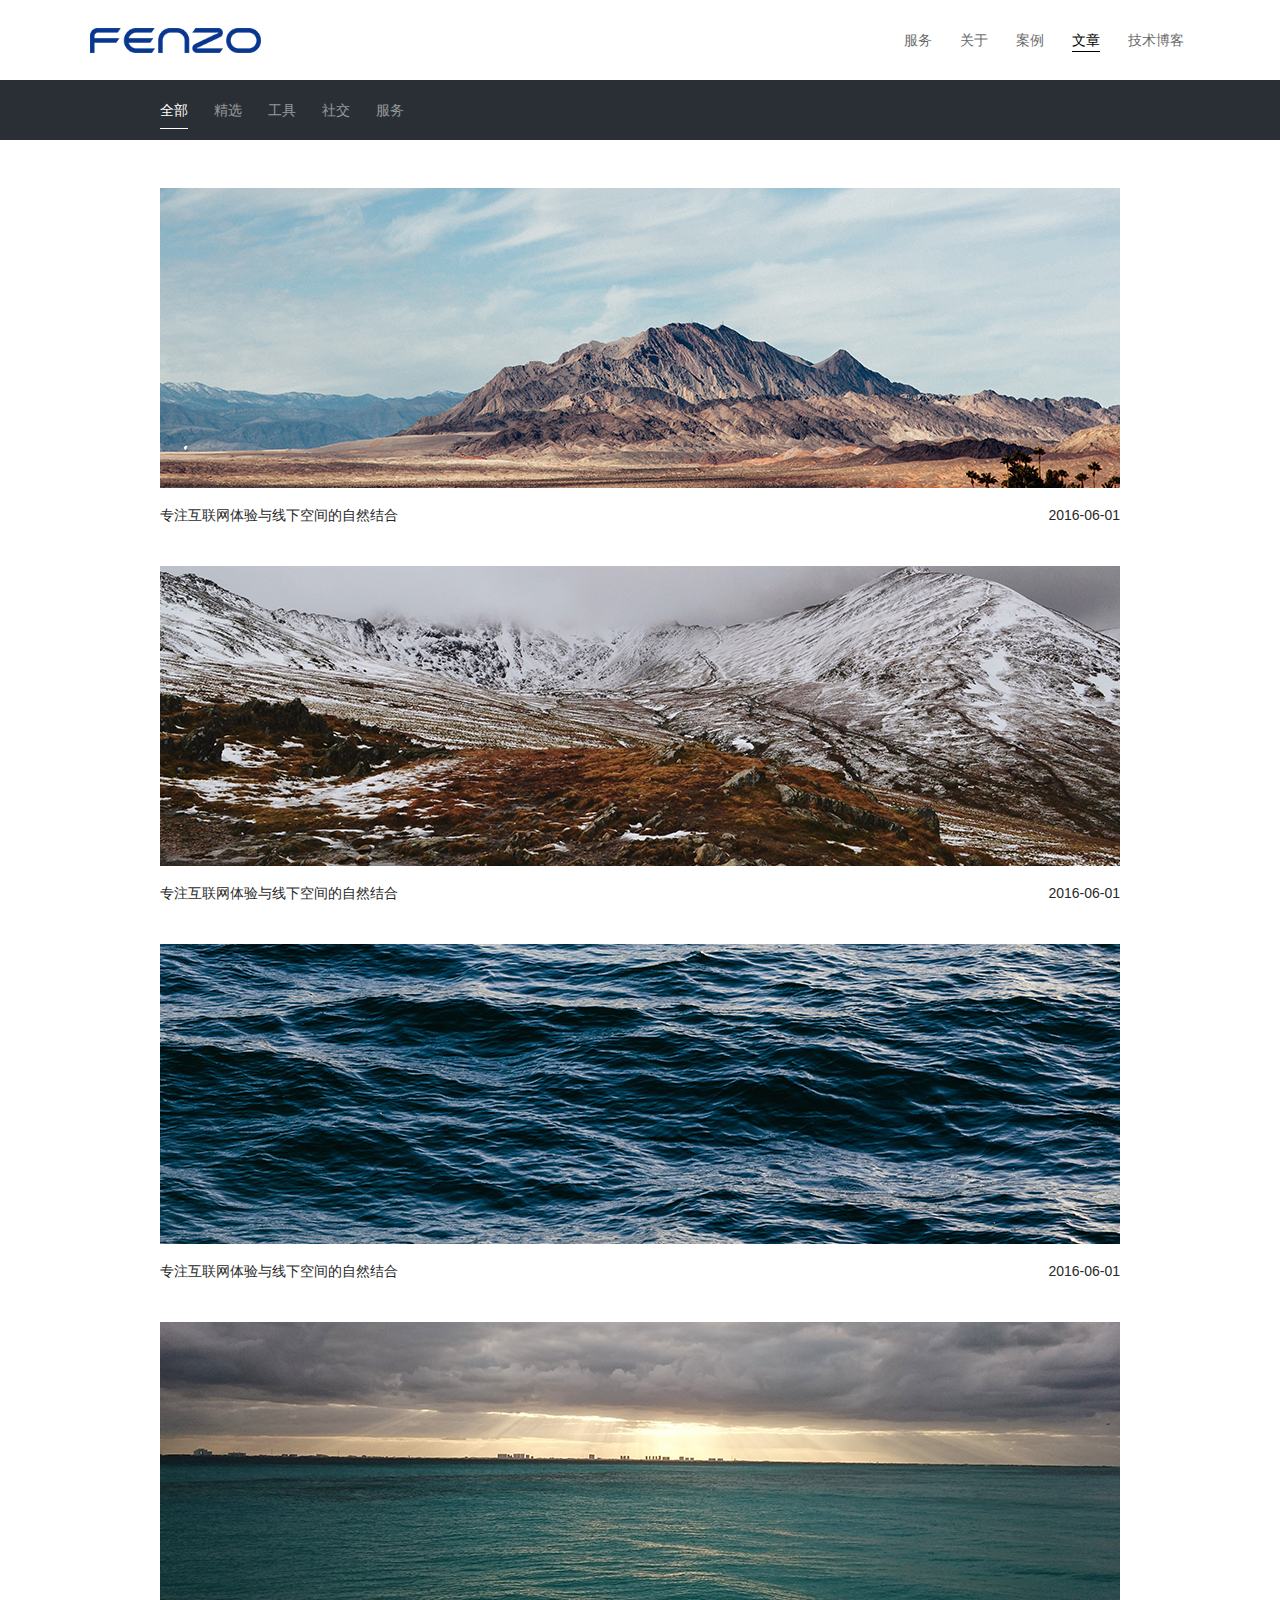
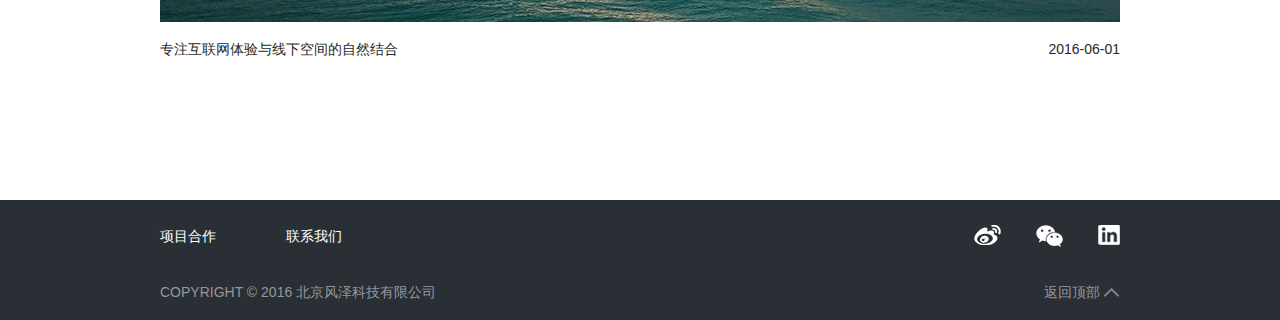
<file: artical_all.html>
<!DOCTYPE html>
<html>
	<head>
		<meta charset="UTF-8">
		<title>文章——全部页</title>
		<meta http-equiv="X-UA-Compatible" content="IE=edge">
		<link rel="stylesheet" type="text/css" href="css/default.css"/>
		<link rel="stylesheet" type="text/css" href="css/style.css"/>
		<script src="js/jquery-1.8.0.min.js"></script>
		<script src="js/jquery.SuperSlide.2.1.1.js"></script>
		<script src="js/index.js"></script>
	</head>
	<body>
		<!--header部分-->
		<div class="headerWarp headerWarp2">
			<div class="header">
				<div class="logo"><a href="index.html"><img src="images/Fenzo logo2-PC.png"/></a></div>
				<div class="nav_header">
					<ul>
						<li><a href="service.html">服务</a></li>
						<li><a href="about.html">关于</a></li>
						<li><a href="case_choice.html">案例</a></li>
						<li><a class="on" href="artical_all.html">文章</a></li>
						<li style="padding-right: 6px;"><a href="tech_blog.html">技术博客</a></li>
					</ul>
				</div>
			</div>
		</div>
		<!--案例导航-->
		<div class="navWarp">
			<div class="nav">
				<ul>
					<li><a class="on" href="#">全部</a></li>
					<li><a href="#">精选</a></li>
					<li><a href="#">工具</a></li>
					<li><a href="#">社交</a></li>
					<li><a href="#">服务</a></li>
				</ul>
			</div>
		</div>
		<div class="mainWarp">
			<div class="mainDiv artical_cont">
				<ul>
					<li>
						<a href="artical_content.html">
							<div></div>
							<img src="temp/art_1.png"/>
							<h3><span>专注互联网体验与线下空间的自然结合</span><em>2016-06-01</em></h3>
						</a>
					</li>
					<li>
						<a href="artical_content.html">
							<div></div>
							<img src="temp/art_2.png"/>
							<h3><span>专注互联网体验与线下空间的自然结合</span><em>2016-06-01</em></h3>
						</a>
					</li>
					<li>
						<a href="artical_content.html">
							<div></div>
							<img src="temp/art_3.png"/>
							<h3><span>专注互联网体验与线下空间的自然结合</span><em>2016-06-01</em></h3>
						</a>
					</li>
					<li>
						<a href="artical_content.html">
							<div></div>
							<img src="temp/art_4.png"/>
							<h3><span>专注互联网体验与线下空间的自然结合</span><em>2016-06-01</em></h3>
						</a>
					</li>
				</ul>
			</div>
		</div>
		<!--footer部分-->
		<div class="footerWarp footerWarp2">
			<div class="footer">
				<div class="contact cleafix">
					<a href="index.html#contact_us">项目合作</a>
					<a href="index.html#contact_us">联系我们</a>
					<div class="cleafix">
						<a href="#"><img class="sina_icon" src="images/sina_1.png"/></a>
						<a href="javascript:void(0);"><img class="scan_code" src="images/weixin_1.png"/></a>
						<a href="#"><img class="in_icon" src="images/in_1.png"/></a>
					</div>
					<div class="er_code">
						<img src="images/er_code.jpg"/>
					</div>
				</div>
				<div class="copyright">
					<div>COPYRIGHT © 2016 北京风泽科技有限公司<span id="to_top">返回顶部</span></div>
				</div>
			</div>
		</div>
		
		
		
		
		
	</body>
</html>
</file>
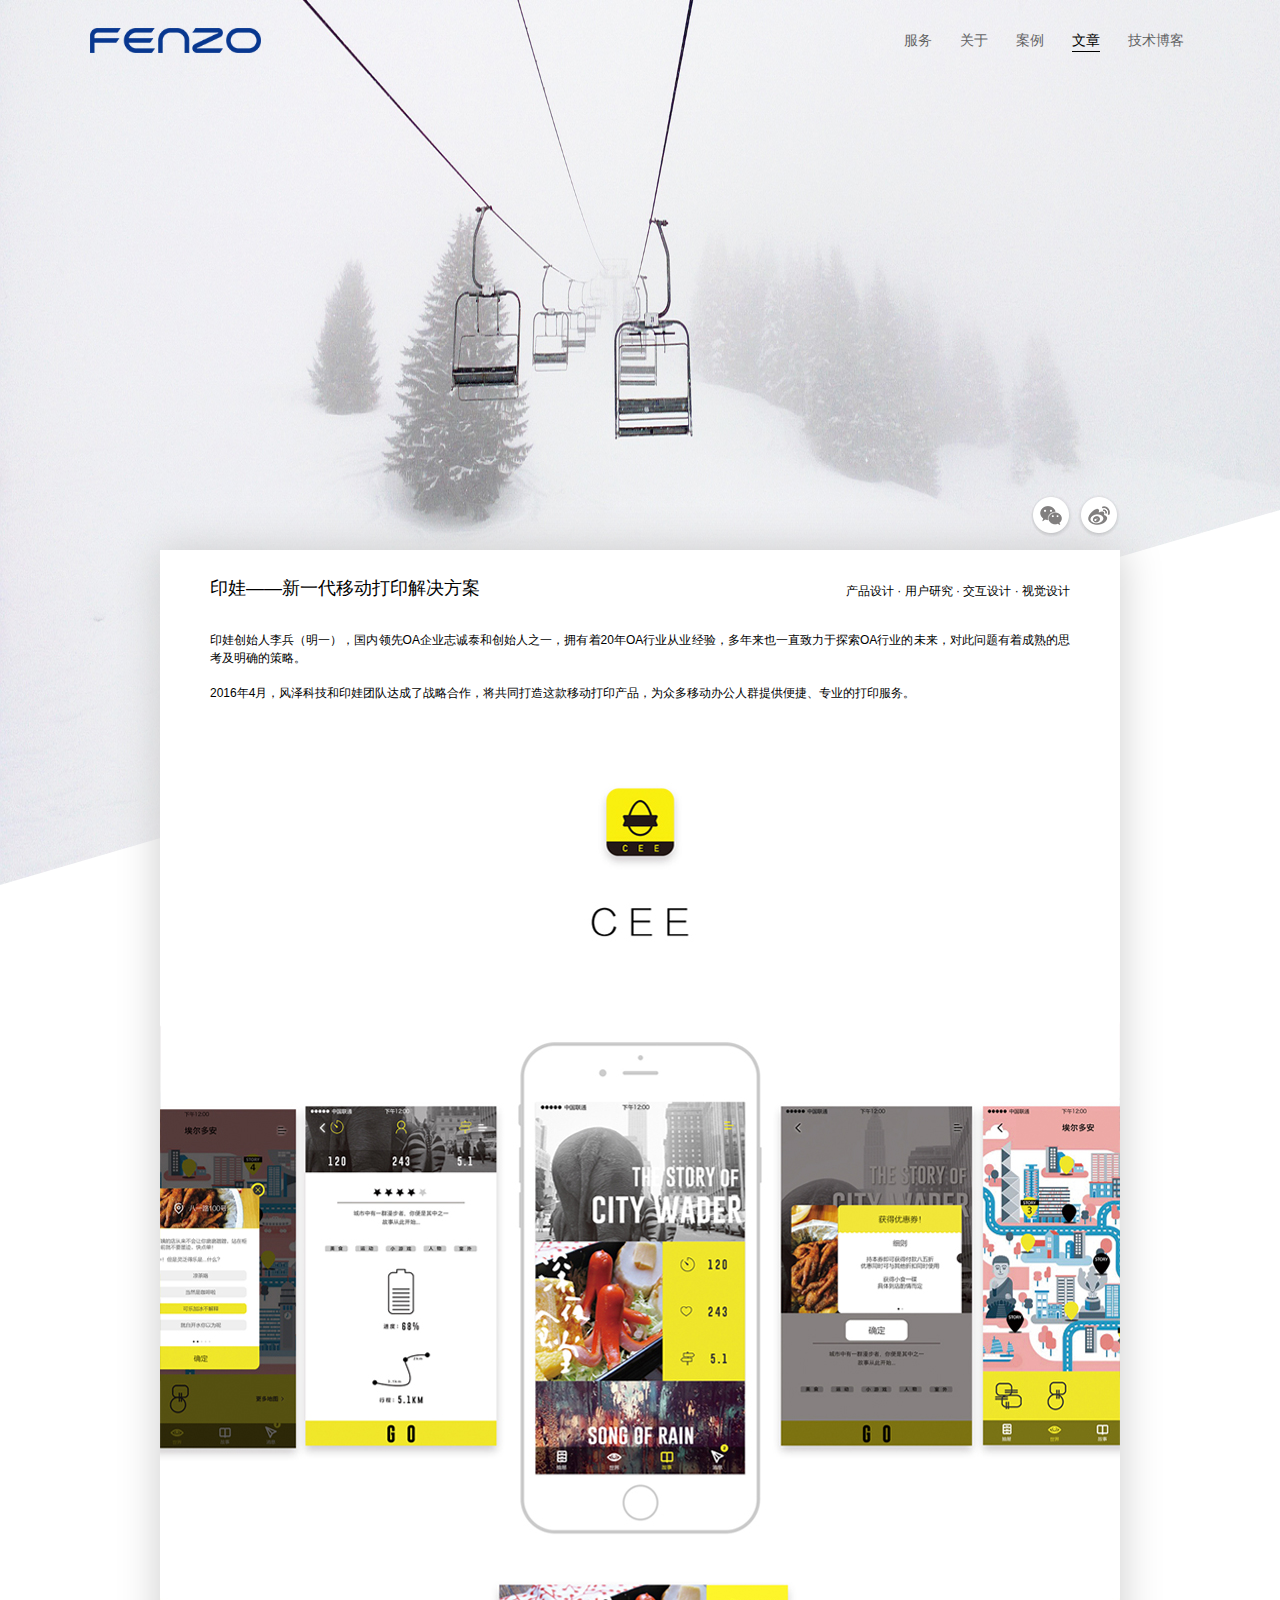
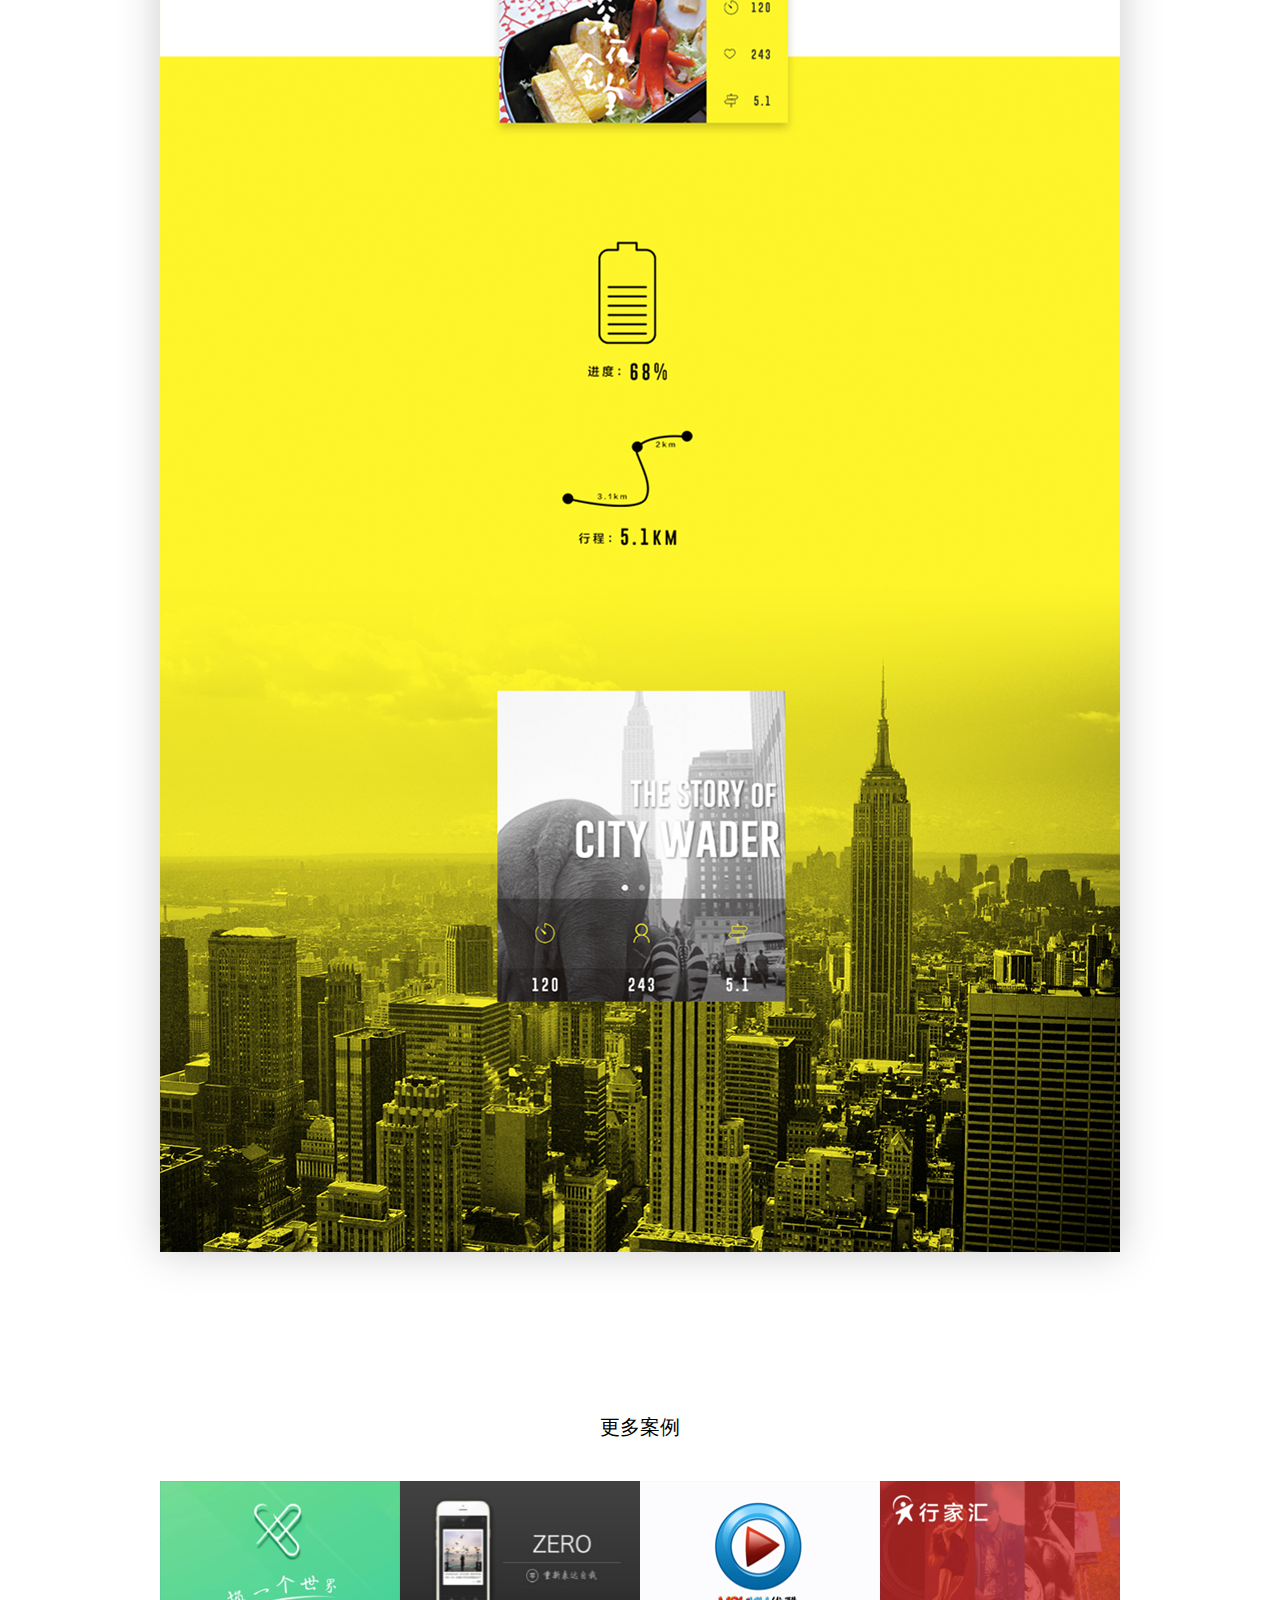
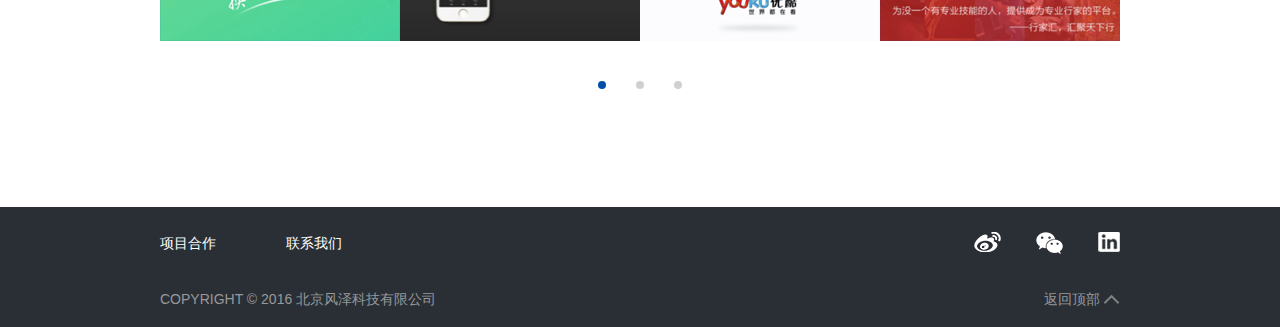
<file: artical_content.html>
<!DOCTYPE html>
<html>
	<head>
		<meta charset="UTF-8">
		<title>文章——内容页</title>
		<meta http-equiv="X-UA-Compatible" content="IE=edge">
		<link rel="stylesheet" type="text/css" href="css/default.css"/>
		<link rel="stylesheet" type="text/css" href="css/style.css"/>
		<script src="js/jquery-1.8.0.min.js"></script>
		<script src="js/jquery.SuperSlide.2.1.1.js"></script>
		<script src="js/index.js"></script>
	</head>
	<body>
		<!--header部分-->
		<div class="headerWarp headerWarp2 headerWarp3">
			<div class="header">
				<div class="logo"><a href="index.html"><img src="images/Fenzo logo2-PC.png"/></a></div>
				<div class="nav_header">
					<ul>
						<li><a href="service.html">服务</a></li>
						<li><a href="about.html">关于</a></li>
						<li><a href="case_choice.html">案例</a></li>
						<li><a class="on" href="artical_all.html">文章</a></li>
						<li style="padding-right: 6px;"><a href="tech_blog.html">技术博客</a></li>
					</ul>
				</div>
			</div>
		</div>
		<!--banner部分-->
		<div class="bannerWarp bannerWarp2">
			<div class="banner">
				<img src="images/image_01.jpg"/>
				<div class="back_triangle"></div>
			</div>
		</div>
		<div class="mainWarp mainWarp2">
			<div class="mainDiv cont_main">
				<div class="cont_top cleafix">
					<a href="#" class="sina_icon_cont"></a>
					<a href="#" class="weixin_icon_cont scan_code1"></a>
					<div class="er_code">
						<img src="images/er_code.jpg"/>
					</div>
				</div>
				<div class="cont_center">
					<div class="tit cleafix">
						<h3>印娃——新一代移动打印解决方案</h3>
						<span>产品设计 · 用户研究 · 交互设计 · 视觉设计</span>
					</div>
					<p>印娃创始人李兵（明一），国内领先OA企业志诚泰和创始人之一，拥有着20年OA行业从业经验，多年来也一直致力于探索OA行业的未来，对此问题有着成熟的思考及明确的策略。</p>
					<p>2016年4月，风泽科技和印娃团队达成了战略合作，将共同打造这款移动打印产品，为众多移动办公人群提供便捷、专业的打印服务。</p>
					<img src="images/cont_img_03.jpg"/>
				</div>
				<div class="more_case">
					<h3>更多案例</h3>
					<div class="slideBox3">
						<div class="bd">
							<ul>
								<li>
									<a href="artical_content.html"><div><span>查看详情</span></div><img src="temp/img_13.png"/></a>
									<a href="artical_content.html"><div><span>查看详情</span></div><img src="temp/img_15.png"/></a>
									<a href="artical_content.html"><div><span>查看详情</span></div><img src="temp/img_17.png"/></a>
									<a href="artical_content.html"><div><span>查看详情</span></div><img src="temp/img_18.png"/></a>
								</li>
								<li>
									<a href="artical_content.html"><div><span>查看详情</span></div><img src="temp/img_13.png"/></a>
									<a href="artical_content.html"><div><span>查看详情</span></div><img src="temp/img_15.png"/></a>
									<a href="artical_content.html"><div><span>查看详情</span></div><img src="temp/img_17.png"/></a>
									<a href="artical_content.html"><div><span>查看详情</span></div><img src="temp/img_18.png"/></a>
								</li>
								<li>
									<a href="artical_content.html"><div><span>查看详情</span></div><img src="temp/img_13.png"/></a>
									<a href="artical_content.html"><div><span>查看详情</span></div><img src="temp/img_15.png"/></a>
									<a href="artical_content.html"><div><span>查看详情</span></div><img src="temp/img_17.png"/></a>
									<a href="artical_content.html"><div><span>查看详情</span></div><img src="temp/img_18.png"/></a>
								</li>
							</ul>
						</div>
						<div class="hd"><ul><li class="on"></li><li></li><li></li></ul></div>
					</div>
				</div>
			</div>
		</div>
		<!--footer部分-->
		<div class="footerWarp footerWarp2">
			<div class="footer">
				<div class="contact cleafix">
					<a href="index.html#contact_us">项目合作</a>
					<a href="index.html#contact_us">联系我们</a>
					<div class="cleafix">
						<a href="#"><img class="sina_icon" src="images/sina_1.png"/></a>
						<a href="javascript:void(0);"><img class="scan_code" src="images/weixin_1.png"/></a>
						<a href="#"><img class="in_icon" src="images/in_1.png"/></a>
					</div>
					<div class="er_code">
						<img src="images/er_code.jpg"/>
					</div>
				</div>
				<div class="copyright">
					<div>COPYRIGHT © 2016 北京风泽科技有限公司<span id="to_top">返回顶部</span></div>
				</div>
			</div>
		</div>
	</body>
</html>
</file>
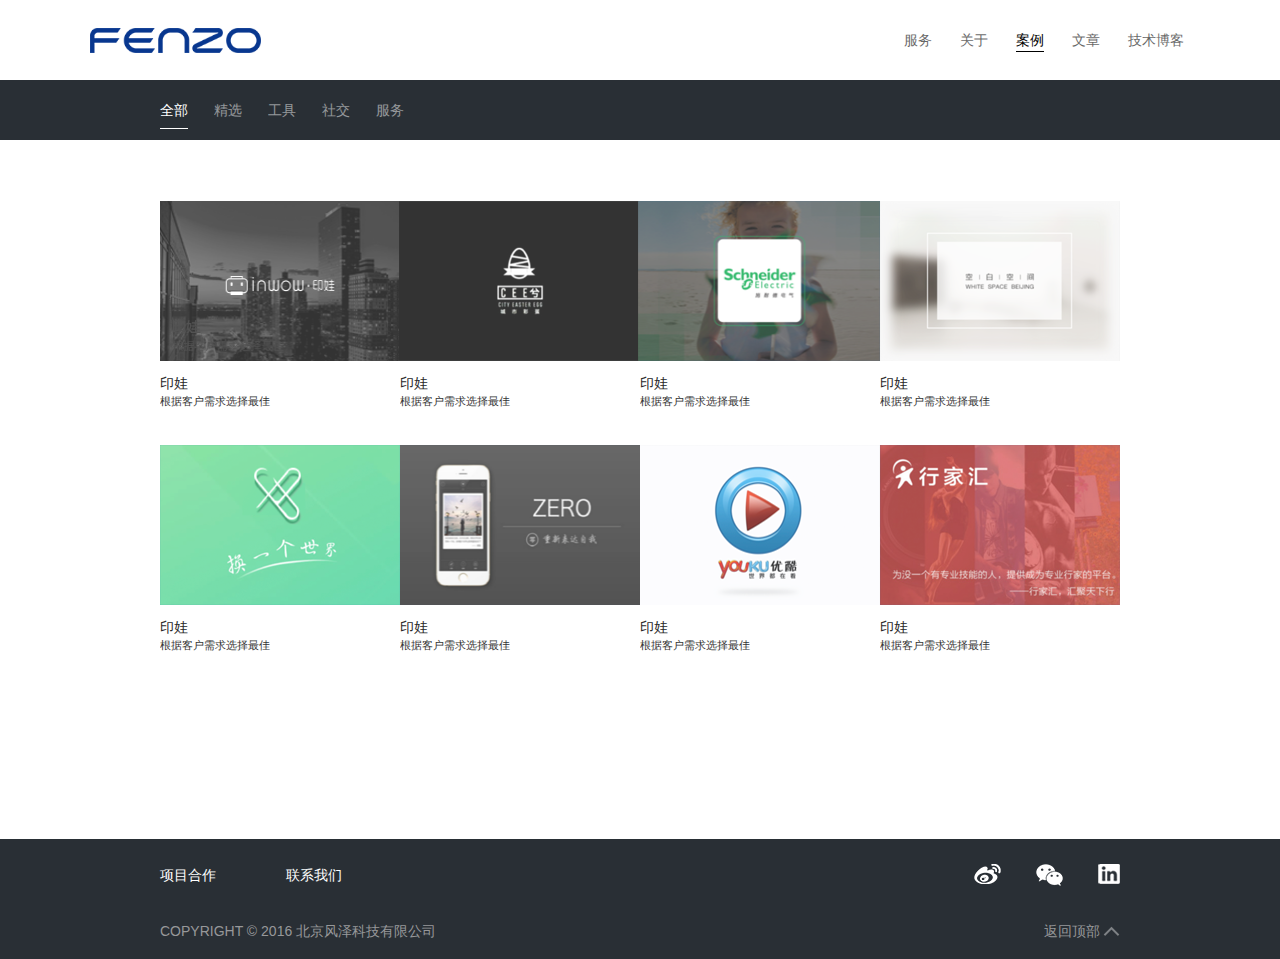
<file: case_all.html>
<!DOCTYPE html>
<html>
	<head>
		<meta charset="UTF-8">
		<title>案例——全部页</title>
		<meta http-equiv="X-UA-Compatible" content="IE=edge">
		<link rel="stylesheet" type="text/css" href="css/default.css"/>
		<link rel="stylesheet" type="text/css" href="css/style.css"/>
		<script src="js/jquery-1.8.0.min.js"></script>
		<script src="js/jquery.SuperSlide.2.1.1.js"></script>
		<script src="js/index.js"></script>
	</head>
	<body>
		<!--header部分-->
		<div class="headerWarp headerWarp2">
			<div class="header">
				<div class="logo"><a href="index.html"><img src="images/Fenzo logo2-PC.png"/></a></div>
				<div class="nav_header">
					<ul>
						<li><a href="service.html">服务</a></li>
						<li><a href="about.html">关于</a></li>
						<li><a class="on" href="case_choice.html">案例</a></li>
						<li><a href="artical_all.html">文章</a></li>
						<li style="padding-right: 6px;"><a href="tech_blog.html">技术博客</a></li>
					</ul>
				</div>
			</div>
		</div>
		<!--案例导航-->
		<div class="navWarp">
			<div class="nav">
				<ul>
					<li><a class="on" href="case_all.html">全部</a></li>
					<li><a href="case_choice.html">精选</a></li>
					<li><a href="#">工具</a></li>
					<li><a href="#">社交</a></li>
					<li><a href="#">服务</a></li>
				</ul>
			</div>
		</div>
		
		
		<div class="mainWarp">
			<div class="mainDiv list_cont">
				<ul>
					<li>
						<a href="case_content.html">
							<div>
								<div></div>
								<img src="temp/img_03.png"/>
							</div>
							<h3>
								<span>印娃</span>
								<p>根据客户需求选择最佳</p>
							</h3>
						</a>
					</li>
					<li>
						<a href="case_content.html">
							<div>
								<div></div>
								<img src="temp/img_04.png"/>
							</div>
							<h3>
								<span>印娃</span>
								<p>根据客户需求选择最佳</p>
							</h3>
						</a>
					</li>
					<li>
						<a href="case_content.html">
							<div>
								<div></div>
								<img src="temp/img_06.png"/>
							</div>
							<h3>
								<span>印娃</span>
								<p>根据客户需求选择最佳</p>
							</h3>
						</a>
					</li>
					<li>
						<a href="case_content.html">
							<div>
								<div></div>
								<img src="temp/img_07.png"/>
							</div>
							<h3>
								<span>印娃</span>
								<p>根据客户需求选择最佳</p>
							</h3>
						</a>
					</li>
					<li>
						<a href="case_content.html">
							<div>
								<div></div>
								<img src="temp/img_13.png"/>
							</div>
							<h3>
								<span>印娃</span>
								<p>根据客户需求选择最佳</p>
							</h3>
						</a>
					</li>
					<li>
						<a href="case_content.html">
							<div>
								<div></div>
								<img src="temp/img_15.png"/>
							</div>
							<h3>
								<span>印娃</span>
								<p>根据客户需求选择最佳</p>
							</h3>
						</a>
					</li>
					<li>
						<a href="case_content.html">
							<div>
								<div></div>
								<img src="temp/img_17.png"/>
							</div>
							<h3>
								<span>印娃</span>
								<p>根据客户需求选择最佳</p>
							</h3>
						</a>
					</li>
					<li>
						<a href="case_content.html">
							<div>
								<div></div>
								<img src="temp/img_18.png"/>
							</div>
							<h3>
								<span>印娃</span>
								<p>根据客户需求选择最佳</p>
							</h3>
						</a>
					</li>
				</ul>
				
				
			</div>
		</div>
		<!--footer部分-->
		<div class="footerWarp footerWarp2">
			<div class="footer">
				<div class="contact cleafix">
					<a href="index.html#contact_us">项目合作</a>
					<a href="index.html#contact_us">联系我们</a>
					<div class="cleafix">
						<a href="#"><img class="sina_icon" src="images/sina_1.png"/></a>
						<a href="javascript:void(0);"><img class="scan_code" src="images/weixin_1.png"/></a>
						<a href="#"><img class="in_icon" src="images/in_1.png"/></a>
					</div>
					<div class="er_code">
						<img src="images/er_code.jpg"/>
					</div>
				</div>
				<div class="copyright">
					<div>COPYRIGHT © 2016 北京风泽科技有限公司<span id="to_top">返回顶部</span></div>
				</div>
			</div>
		</div>
		
		
		
		
		
	</body>
</html>
</file>
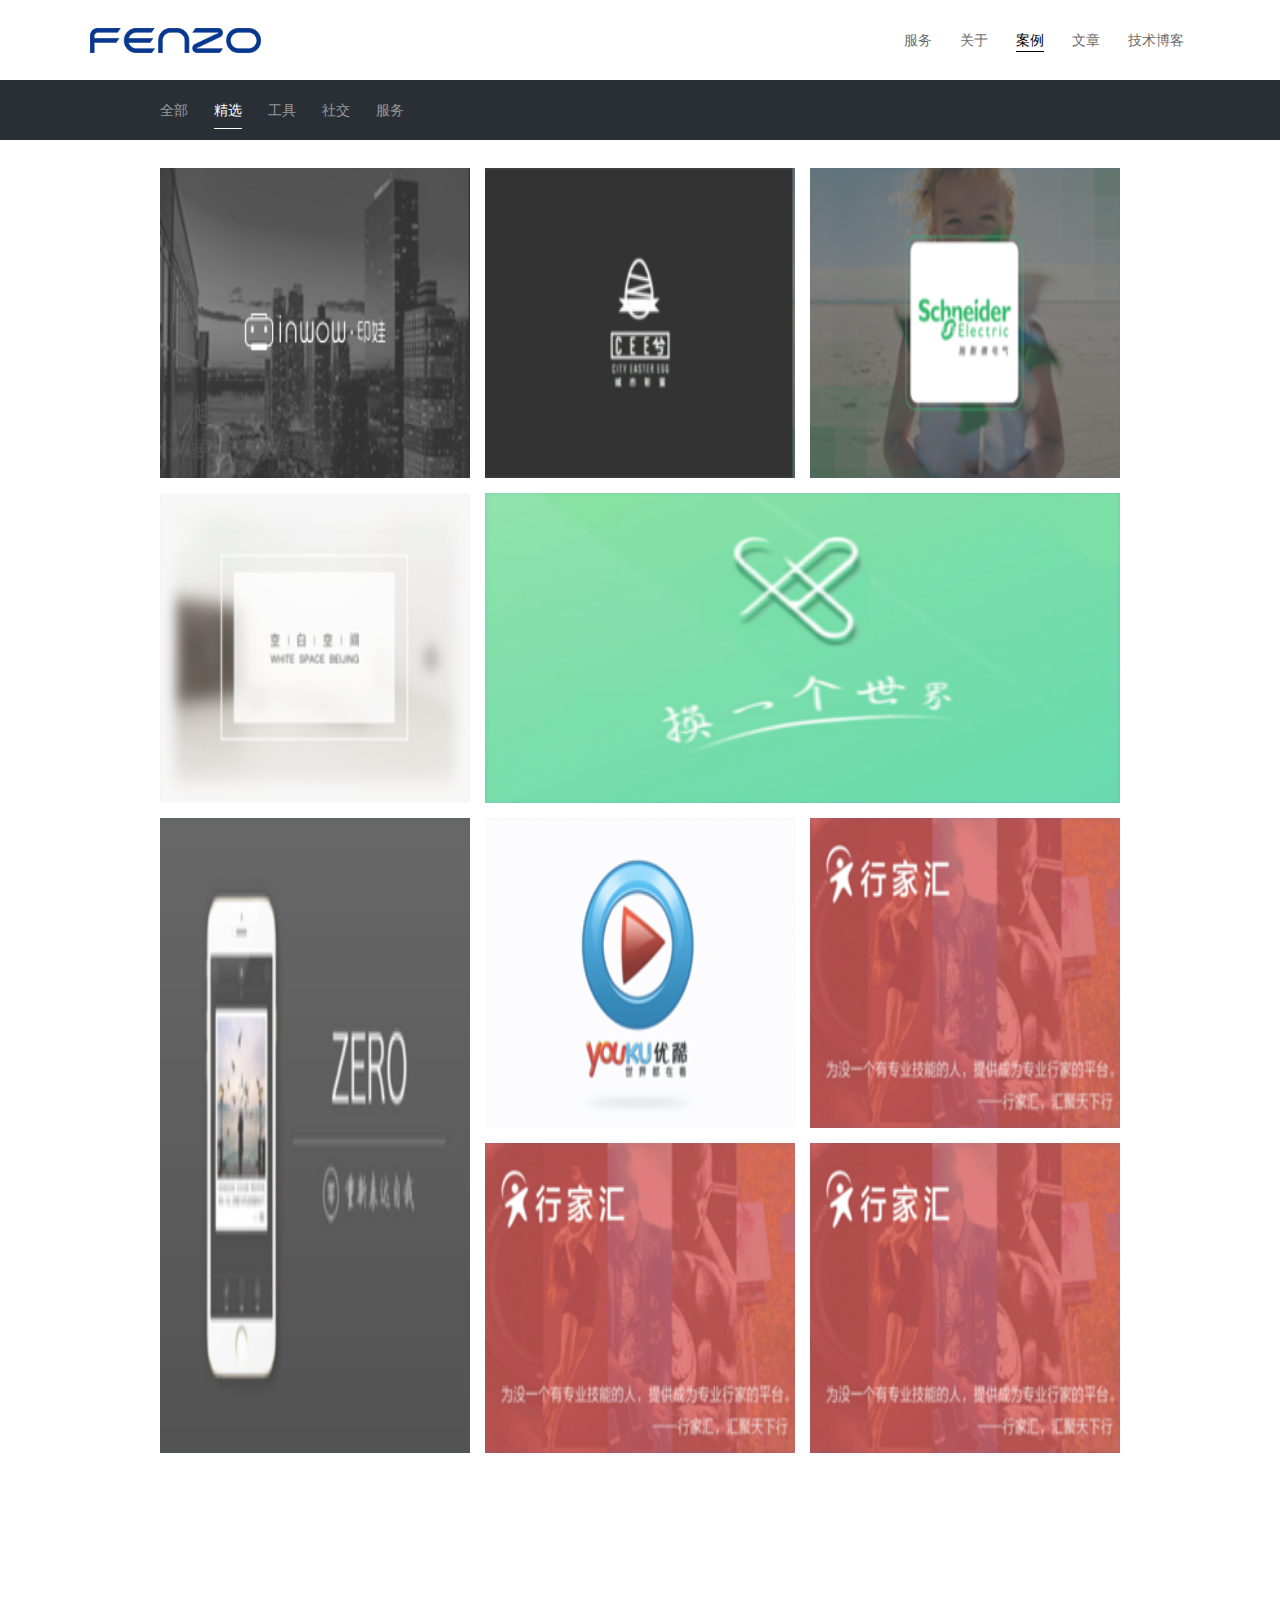
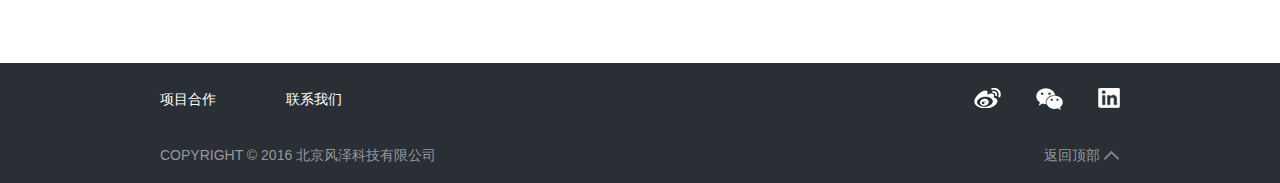
<file: case_choice.html>
<!DOCTYPE html>
<html>
	<head>
		<meta charset="UTF-8">
		<title>案例——精选页</title>
		<meta http-equiv="X-UA-Compatible" content="IE=edge">
		<link rel="stylesheet" type="text/css" href="css/default.css"/>
		<link rel="stylesheet" type="text/css" href="css/style.css"/>
		<script src="js/jquery-1.8.0.min.js"></script>
		<script src="js/jquery.SuperSlide.2.1.1.js"></script>
		<script src="js/index.js"></script>
	</head>
	<body>
		<!--header部分-->
		<div class="headerWarp headerWarp2">
			<div class="header">
				<div class="logo"><a href="index.html"><img src="images/Fenzo logo2-PC.png"/></a></div>
				<div class="nav_header">
					<ul>
						<li><a href="service.html">服务</a></li>
						<li><a href="about.html">关于</a></li>
						<li><a class="on" href="case_choice.html">案例</a></li>
						<li><a href="artical_all.html">文章</a></li>
						<li style="padding-right: 6px;"><a href="tech_blog.html">技术博客</a></li>
					</ul>
				</div>
			</div>
		</div>
		<!--案例导航-->
		<div class="navWarp">
			<div class="nav">
				<ul>
					<li><a href="case_all.html">全部</a></li>
					<li><a class="on" href="case_choice.html">精选</a></li>
					<li><a href="#">工具</a></li>
					<li><a href="#">社交</a></li>
					<li><a href="#">服务</a></li>
				</ul>
			</div>
		</div>
		<div class="mainWarp">
			<div class="mainDiv choice_cont">
				<ul>
					<li>
						<a href="case_content.html">
							<div>
								<div></div>
								<img src="temp/img_03.png"/>
							</div>
						</a>
					</li>
					<li>
						<a href="case_content.html">
							<div>
								<div></div>
								<img src="temp/img_04.png"/>
							</div>
						</a>
					</li>
					<li>
						<a href="case_content.html">
							<div>
								<div></div>
								<img src="temp/img_06.png"/>
							</div>
						</a>
					</li>
					<li>
						<a href="#">
							<div>
								<div></div>
								<img src="temp/img_07.png"/>
							</div>
						</a>
					</li>
					<li>
						<a href="case_content.html">
							<div>
								<div></div>
								<img src="temp/img_13.png"/>
							</div>
						</a>
					</li>
					<li>
						<a href="case_content.html">
							<div>
								<div></div>
								<img src="temp/img_15.png"/>
							</div>
						</a>
					</li>
					<li>
						<a href="case_content.html">
							<div>
								<div></div>
								<img src="temp/img_17.png"/>
							</div>
						</a>
					</li>
					<li>
						<a href="case_content.html">
							<div>
								<div></div>
								<img src="temp/img_18.png"/>
							</div>
						</a>
					</li>
					<li>
						<a href="case_content.html">
							<div>
								<div></div>
								<img src="temp/img_18.png"/>
							</div>
						</a>
					</li>
					<li>
						<a href="case_content.html">
							<div>
								<div></div>
								<img src="temp/img_18.png"/>
							</div>
						</a>
					</li>
				</ul>
			</div>
		</div>
		<!--footer部分-->
		<div class="footerWarp footerWarp2">
			<div class="footer">
				<div class="contact cleafix">
					<a href="index.html#contact_us">项目合作</a>
					<a href="index.html#contact_us">联系我们</a>
					<div class="cleafix">
						<a href="#"><img class="sina_icon" src="images/sina_1.png"/></a>
						<a href="javascript:void(0);"><img class="scan_code" src="images/weixin_1.png"/></a>
						<a href="#"><img class="in_icon" src="images/in_1.png"/></a>
					</div>
					<div class="er_code">
						<img src="images/er_code.jpg"/>
					</div>
				</div>
				<div class="copyright">
					<div>COPYRIGHT © 2016 北京风泽科技有限公司<span id="to_top">返回顶部</span></div>
				</div>
			</div>
		</div>
	</body>
</html>
</file>
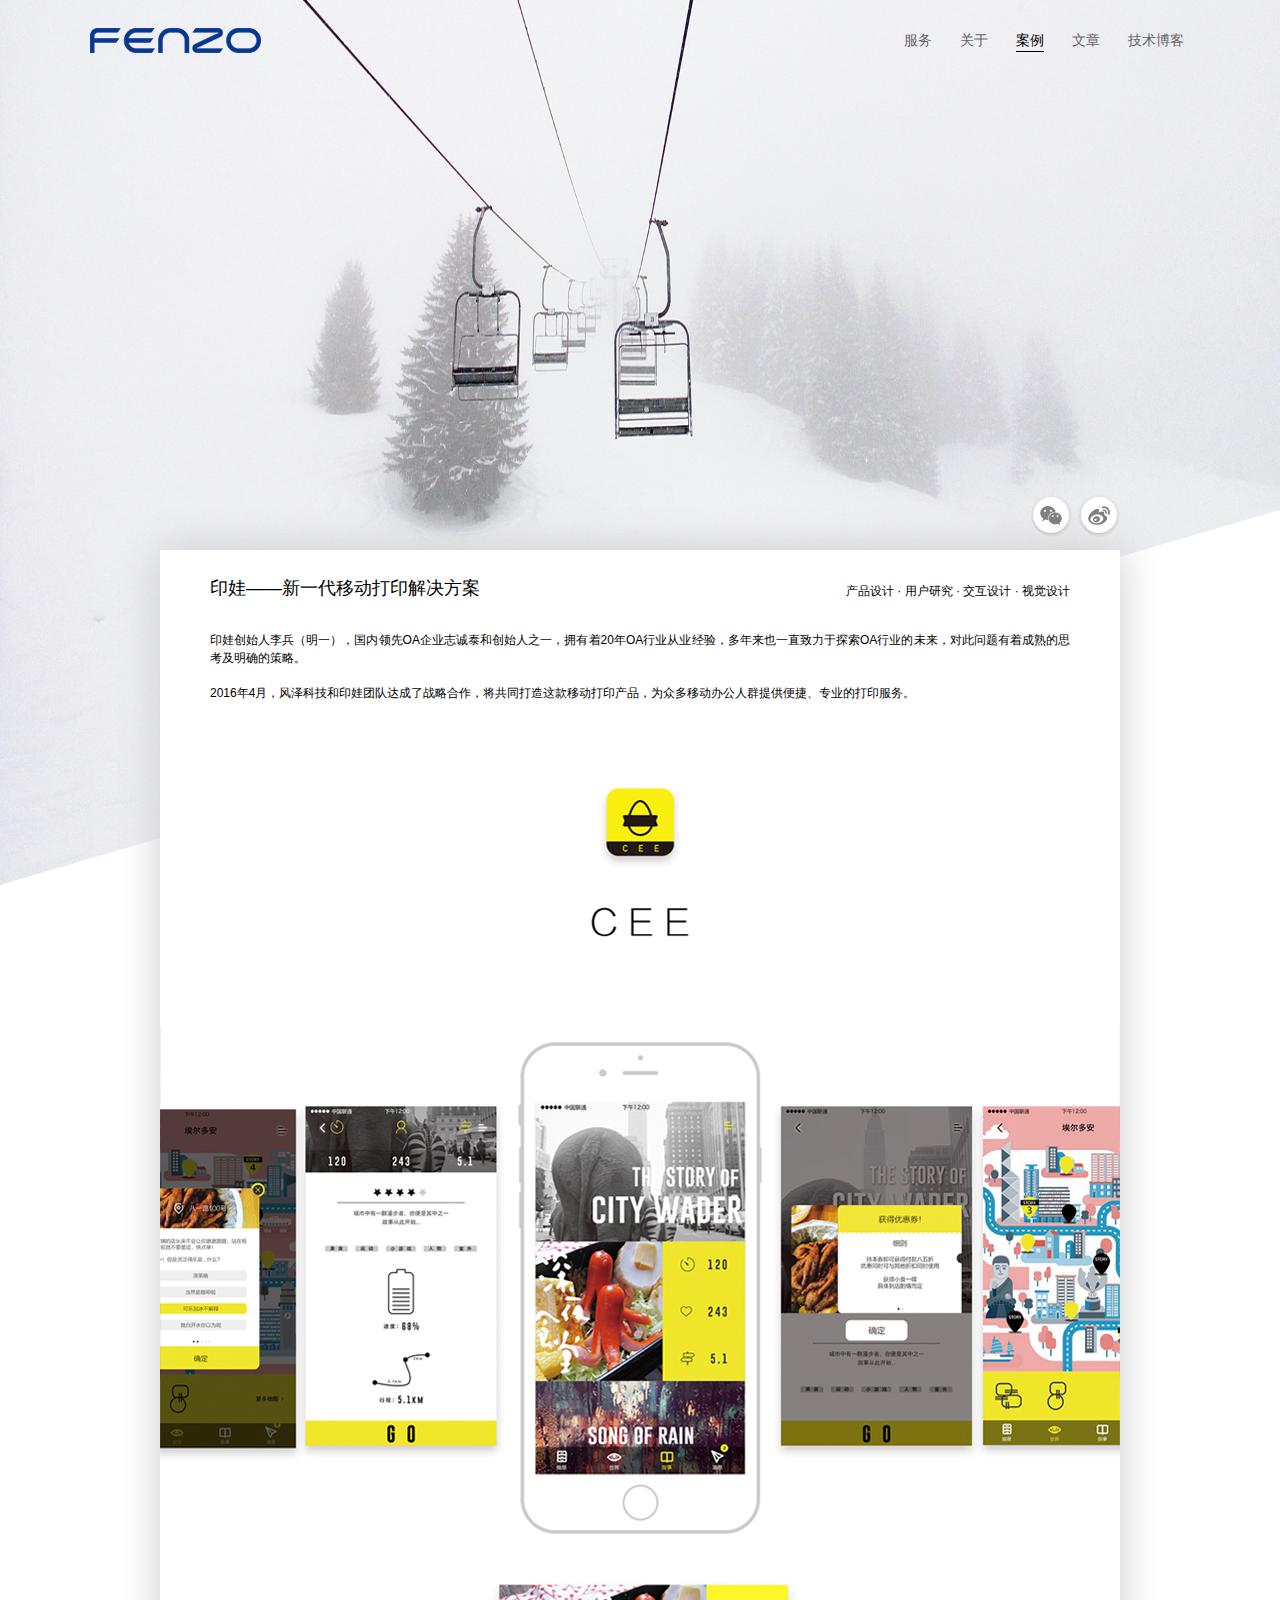
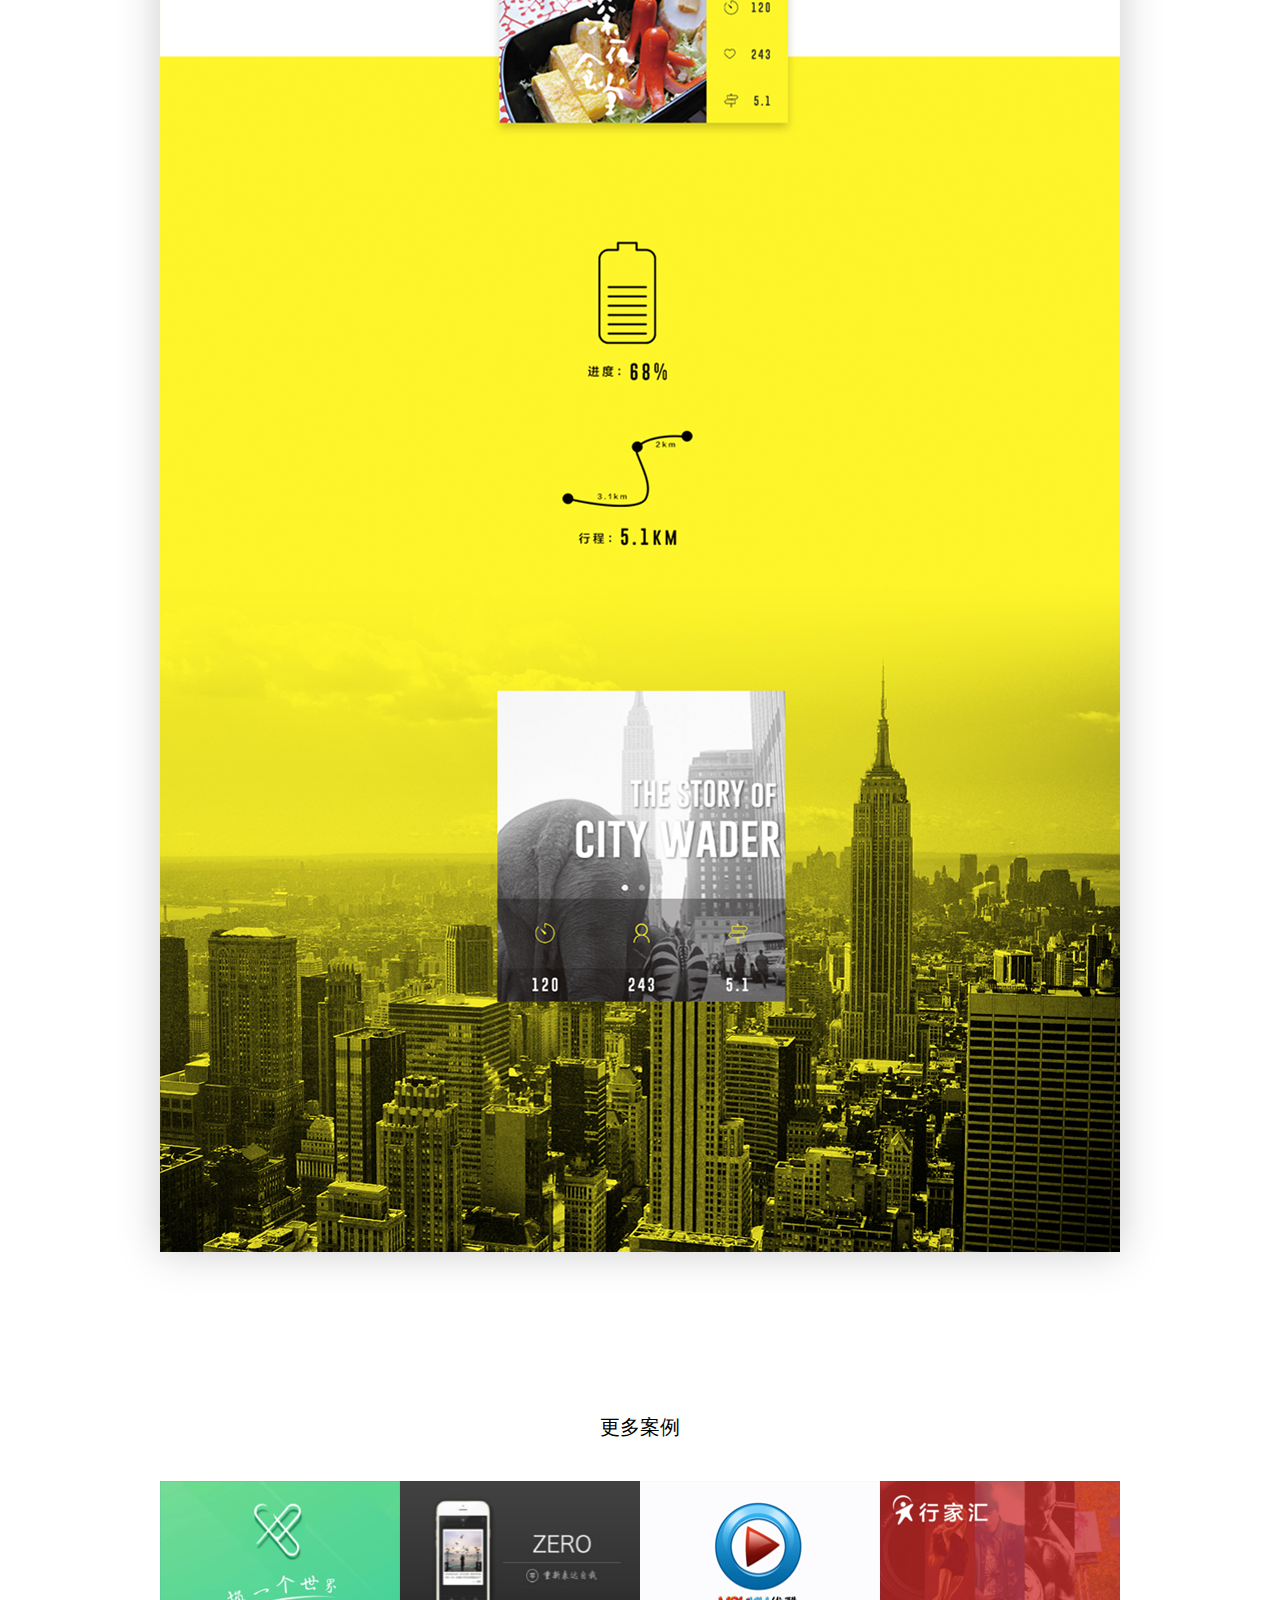
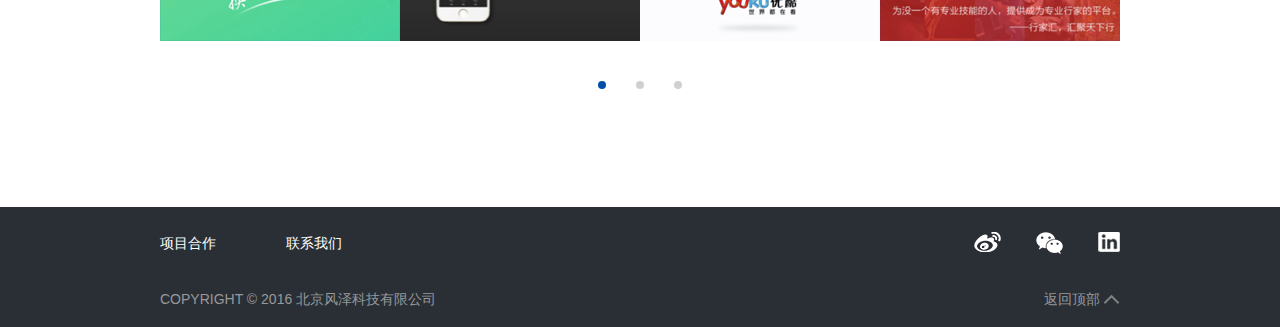
<file: case_content.html>
<!DOCTYPE html>
<html>
	<head>
		<meta charset="UTF-8">
		<title>案例——内容页</title>
		<meta http-equiv="X-UA-Compatible" content="IE=edge">
		<link rel="stylesheet" type="text/css" href="css/default.css"/>
		<link rel="stylesheet" type="text/css" href="css/style.css"/>
		<script src="js/jquery-1.8.0.min.js"></script>
		<script src="js/jquery.SuperSlide.2.1.1.js"></script>
		<script src="js/index.js"></script>
	</head>
	<body>
		<!--header部分-->
		<div class="headerWarp headerWarp2 headerWarp3">
			<div class="header">
				<div class="logo"><a href="index.html"><img src="images/Fenzo logo2-PC.png"/></a></div>
				<div class="nav_header">
					<ul>
						<li><a href="service.html">服务</a></li>
						<li><a href="about.html">关于</a></li>
						<li><a class="on" href="case_choice.html">案例</a></li>
						<li><a href="artical_all.html">文章</a></li>
						<li style="padding-right: 6px;"><a href="tech_blog.html">技术博客</a></li>
					</ul>
				</div>
			</div>
		</div>
		<!--banner部分-->
		<div class="bannerWarp bannerWarp2">
			<div class="banner">
				<img src="images/image_01.jpg"/>
				<div class="back_triangle"></div>
			</div>
		</div>
		<div class="mainWarp mainWarp2">
			<div class="mainDiv cont_main">
				<div class="cont_top cleafix">
					<a href="#" class="sina_icon_cont"></a>
					<a href="#" class="weixin_icon_cont scan_code1"></a>
					<div class="er_code">
						<img src="images/er_code.jpg"/>
					</div>
				</div>
				<div class="cont_center">
					<div class="tit cleafix">
						<h3>印娃——新一代移动打印解决方案</h3>
						<span>产品设计 · 用户研究 · 交互设计 · 视觉设计</span>
					</div>
					<p>印娃创始人李兵（明一），国内领先OA企业志诚泰和创始人之一，拥有着20年OA行业从业经验，多年来也一直致力于探索OA行业的未来，对此问题有着成熟的思考及明确的策略。</p>
					<p>2016年4月，风泽科技和印娃团队达成了战略合作，将共同打造这款移动打印产品，为众多移动办公人群提供便捷、专业的打印服务。</p>
					<img src="images/cont_img_03.jpg"/>
				</div>
				<div class="more_case">
					<h3>更多案例</h3>
					<div class="slideBox3">
						<div class="bd">
							<ul>
								<li>
									<a href="case_content.html"><div><span>查看详情</span></div><img src="temp/img_13.png"/></a>
									<a href="case_content.html"><div><span>查看详情</span></div><img src="temp/img_15.png"/></a>
									<a href="case_content.html"><div><span>查看详情</span></div><img src="temp/img_17.png"/></a>
									<a href="case_content.html"><div><span>查看详情</span></div><img src="temp/img_18.png"/></a>
								</li>
								<li>
									<a href="case_content.html"><div><span>查看详情</span></div><img src="temp/img_13.png"/></a>
									<a href="case_content.html"><div><span>查看详情</span></div><img src="temp/img_15.png"/></a>
									<a href="case_content.html"><div><span>查看详情</span></div><img src="temp/img_17.png"/></a>
									<a href="case_content.html"><div><span>查看详情</span></div><img src="temp/img_18.png"/></a>
								</li>
								<li>
									<a href="case_content.html"><div><span>查看详情</span></div><img src="temp/img_13.png"/></a>
									<a href="case_content.html"><div><span>查看详情</span></div><img src="temp/img_15.png"/></a>
									<a href="case_content.html"><div><span>查看详情</span></div><img src="temp/img_17.png"/></a>
									<a href="case_content.html"><div><span>查看详情</span></div><img src="temp/img_18.png"/></a>
								</li>
							</ul>
						</div>
						<div class="hd"><ul><li class="on"></li><li></li><li></li></ul></div>
					</div>
				</div>
			</div>
		</div>
		<!--footer部分-->
		<div class="footerWarp footerWarp2">
			<div class="footer">
				<div class="contact cleafix">
					<a href="index.html#contact_us">项目合作</a>
					<a href="index.html#contact_us">联系我们</a>
					<div class="cleafix">
						<a href="#"><img class="sina_icon" src="images/sina_1.png"/></a>
						<a href="javascript:void(0);"><img class="scan_code" src="images/weixin_1.png"/></a>
						<a href="#"><img class="in_icon" src="images/in_1.png"/></a>
					</div>
					<div class="er_code">
						<img src="images/er_code.jpg"/>
					</div>
				</div>
				<div class="copyright">
					<div>COPYRIGHT © 2016 北京风泽科技有限公司<span id="to_top">返回顶部</span></div>
				</div>
			</div>
		</div>
	</body>
</html>
</file>
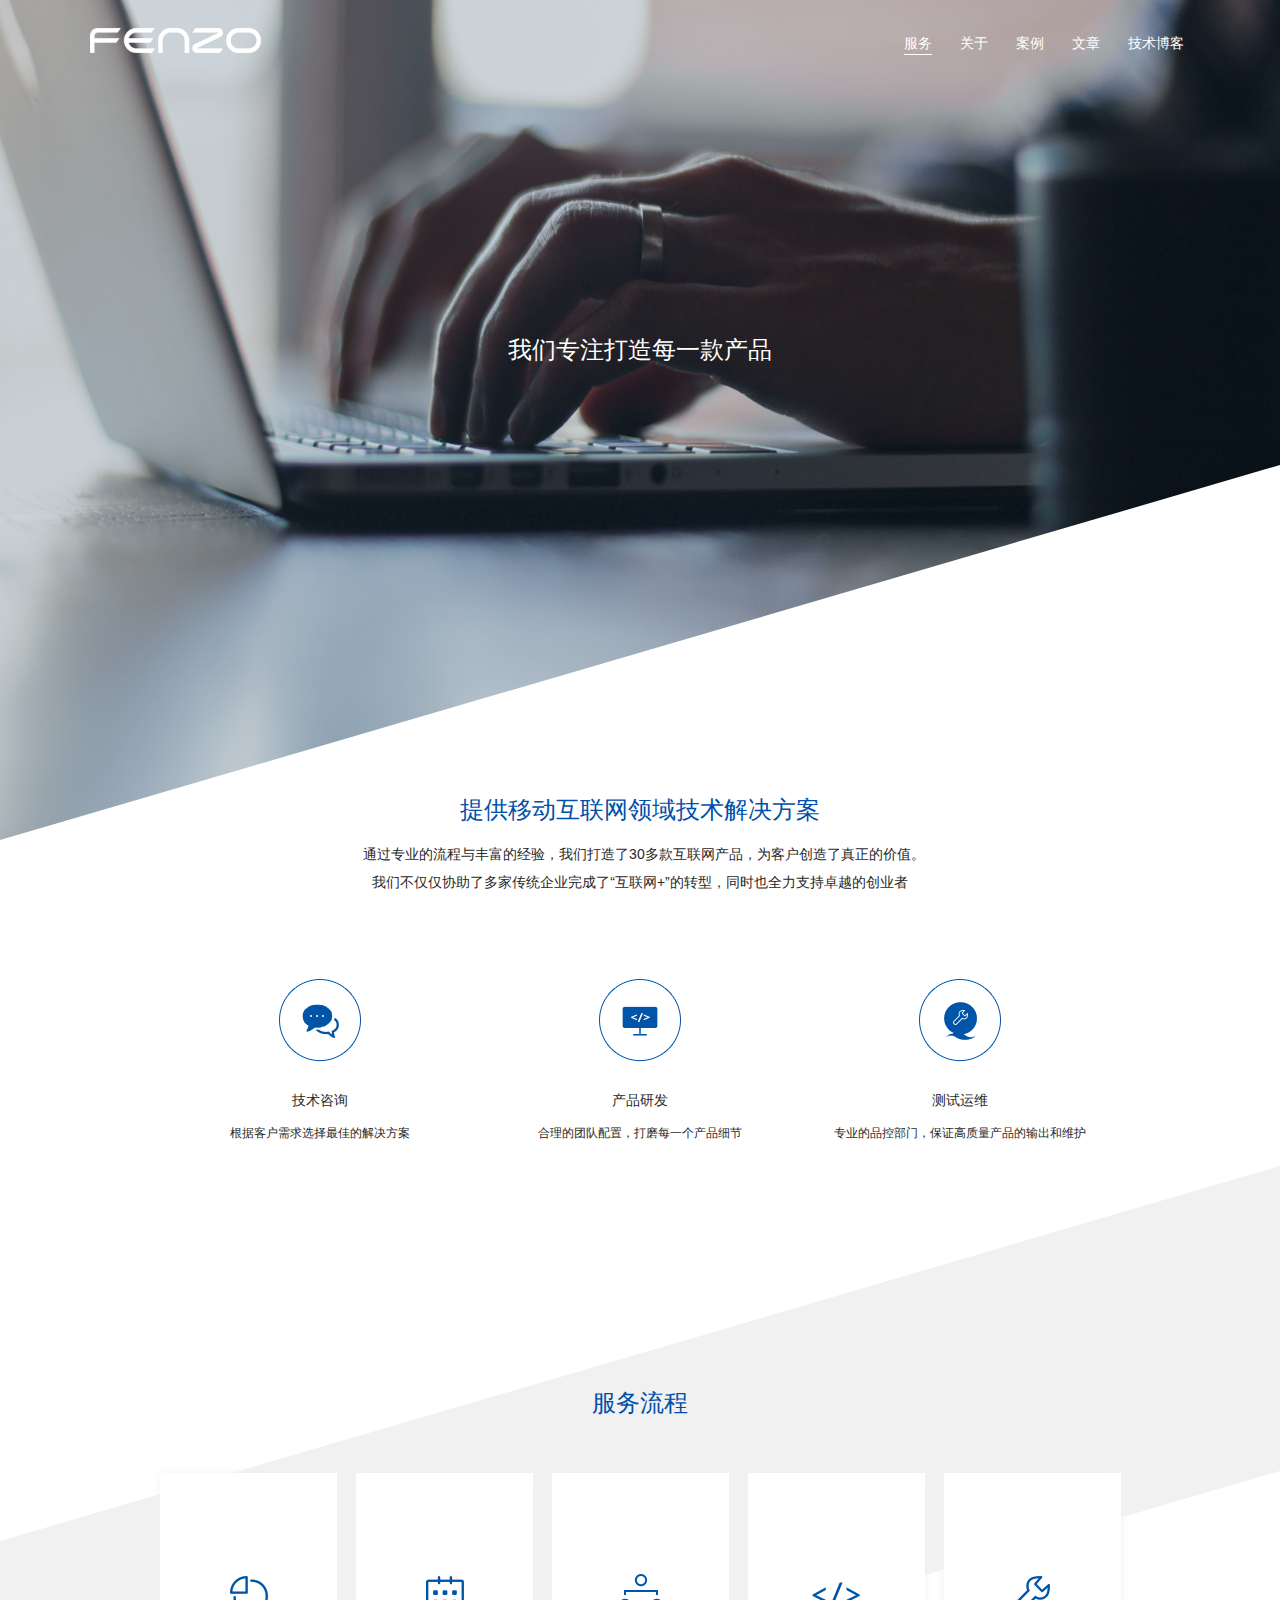
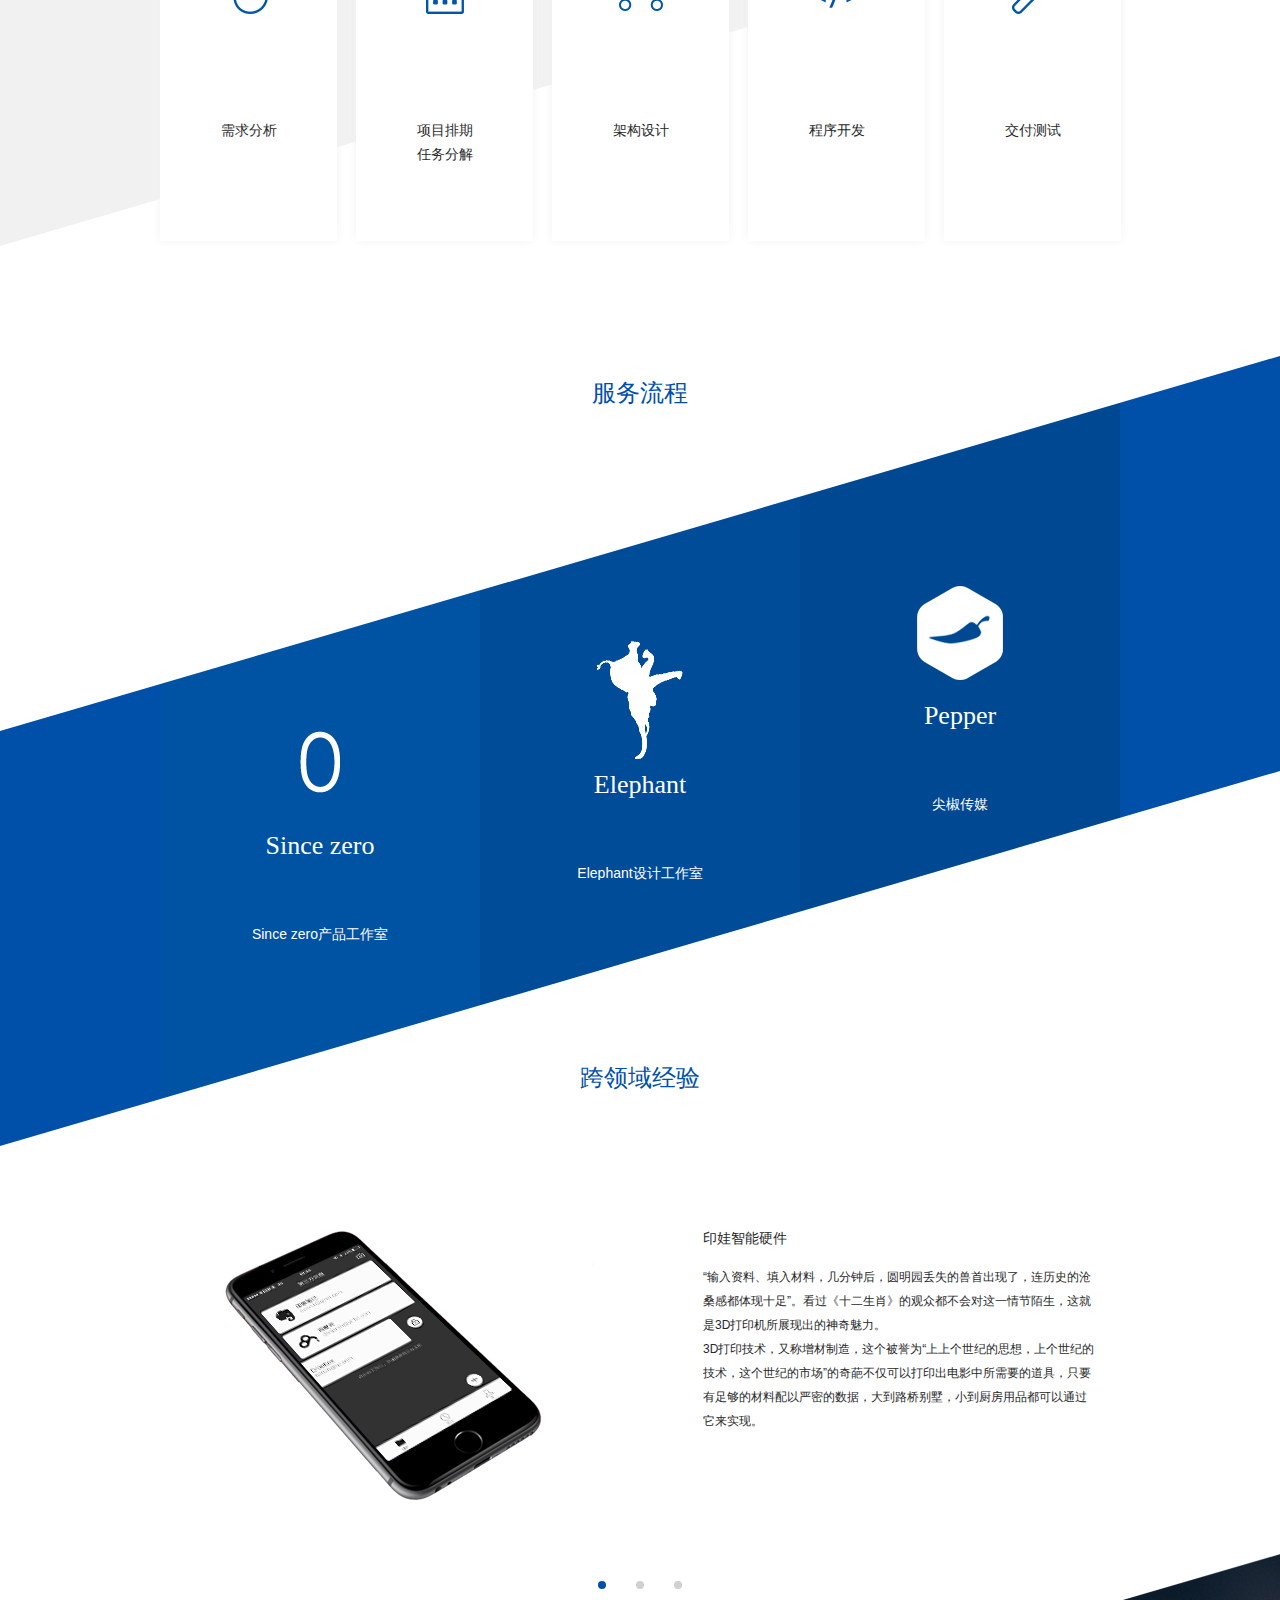
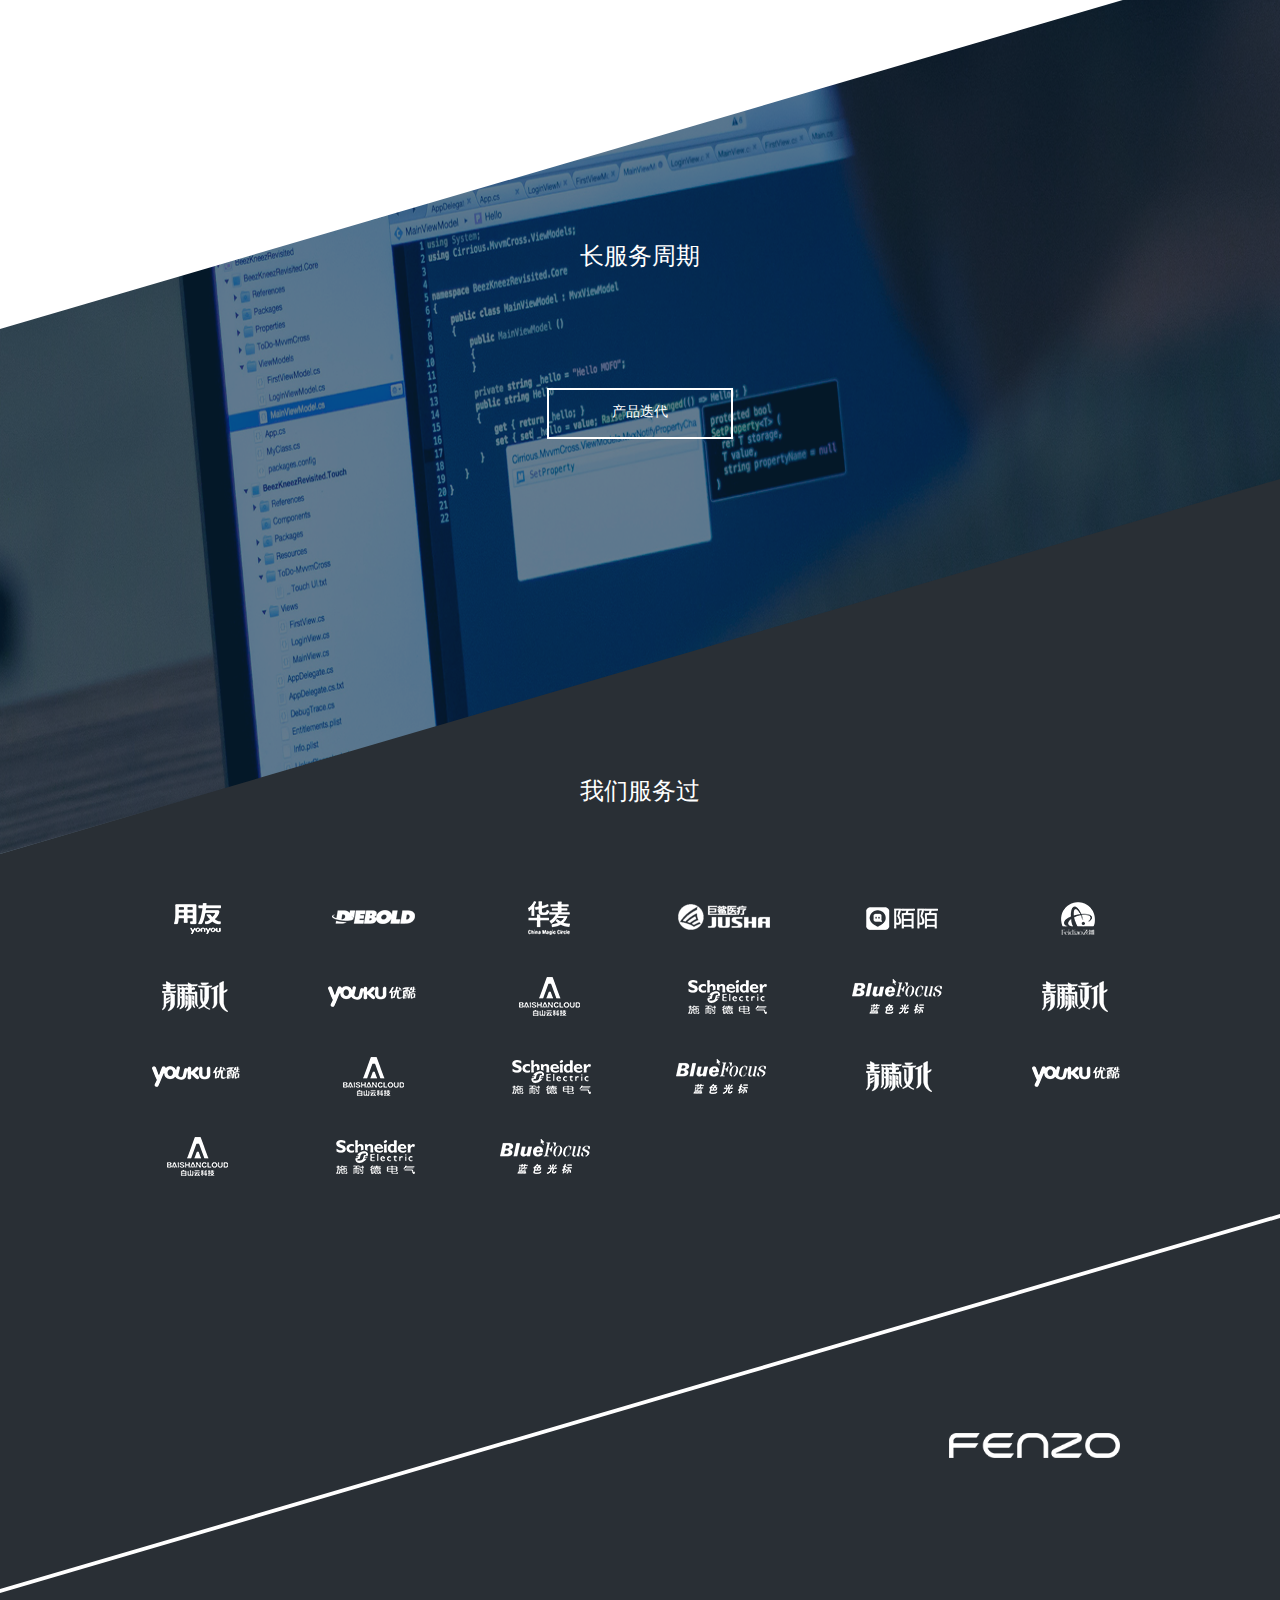
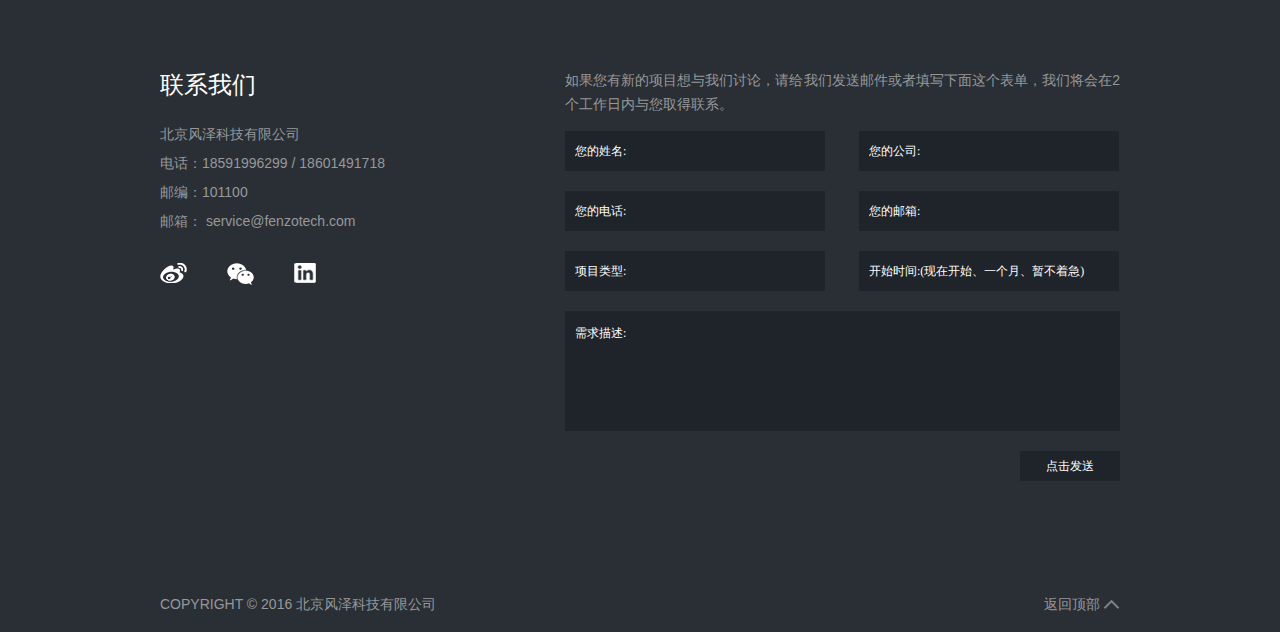
<file: service.html>
<!DOCTYPE html>
<html>
	<head>
		<meta charset="UTF-8">
		<title>服务</title>
		<meta http-equiv="X-UA-Compatible" content="IE=edge">
		<link rel="stylesheet" type="text/css" href="css/default.css"/>
		<link rel="stylesheet" type="text/css" href="css/style.css"/>
		<script src="js/jquery-1.8.0.min.js"></script>
		<script src="js/jquery.SuperSlide.2.1.1.js"></script>
		<script src="js/index.js"></script>
	</head>
	<body>
		<!--header部分-->
		<div class="headerWarp">
			<div class="header">
			<div class="logo"><a href="index.html"><img src="images/Fenzo logo1-PC.png"/></a></div>				
			<div class="nav_header">
					<ul>
						<li><a class="on" href="service.html">服务</a></li>
						<li><a href="about.html">关于</a></li>
						<li><a href="case_choice.html">案例</a></li>
						<li><a href="artical_all.html">文章</a></li>
						<li style="padding-right: 6px;"><a href="tech_blog.html">技术博客</a></li>
					</ul>
				</div>
			</div>
		</div>
		<!--banner部分-->
		<div class="bannerWarp bannerWarp2 bannerWarp_about">
			<div class="banner">
				<div class="background_div">我们专注打造每一款产品</div>
				<img src="temp/banner_service.png"/>
				<div class="back_triangle"></div>
			</div>
		</div>
		<div class="mainWarp mainWarp_about mainWarp_service">
			<!--提供移动互联网领域技术解决方案-->
			<div class="mainDiv service about_cont">
				<div class="title">
					<p class="title_p1">提供移动互联网领域技术解决方案</p>
					<p class="title_p2">&nbsp;&nbsp;通过专业的流程与丰富的经验，我们打造了30多款互联网产品，为客户创造了真正的价值。<br/><br/>我们不仅仅协助了多家传统企业完成了“互联网+”的转型，同时也全力支持卓越的创业者</p>
				</div>
				<div class="service_cont">
					<ul>
						<li>
							<a href="javascript:void(0);">
								<span><img src="images/jishu_icon.png" width="37px" height="34px"/></span>
								<p>技术咨询</p>
								<p class="service_p2">根据客户需求选择最佳的解决方案</p>
							</a>
						</li>
						<li>
							<a href="javascript:void(0);">
								<span><img src="images/chanpin_icon.png" width="36px" height="30px"/></span>
								<p>产品研发</p>
								<p class="service_p2">合理的团队配置，打磨每一个产品细节</p>
							</a>
						</li>
						<li>
							<a href="javascript:void(0);">
								<span><img src="images/ceshi_icon.png" width="33px" height="38px"/></span>
								<p>测试运维</p>
								<p class="service_p2">专业的品控部门，保证高质量产品的输出和维护</p>
							</a>
						</li>
					</ul>
				</div>
			</div>
			<!--服务流程-->
			<div class="mainDiv service_flow">
				<div class="back_triangle_up"></div>
				<div class="service_flow_cont">
					<div class="title">
						<p class="title_p1">服务流程</p>
					</div>
					<div class="procedure">
						<ul>
							<li><a href="javascript:void(0);"><img src="images/sicon_5.png"/><span>需求分析</span></a></li>
							<li><a href="javascript:void(0);"><img src="images/sicon_4.png"/><span>项目排期</span><span>任务分解</span></a></li>
							<li><a href="javascript:void(0);"><img src="images/sicon_3.png"/><span>架构设计</span></a></li>
							<li><a href="javascript:void(0);"><img src="images/sicon_2.png"/><span>程序开发</span></a></li>
							<li><a href="javascript:void(0);"><img src="images/sicon_1.png"/><span>交付测试</span></a></li>
						</ul>
					</div>
				</div>
				<div style="position: absolute;bottom: 0;background: #fff;height: 110px;width: 100%;"></div>
				<div class="back_triangle"></div>
			</div>
			<!--整合服务链-->
			<div class="mainDiv service_chain">
				<div class="title">
					<p class="title_p1">服务流程</p>
				</div>
				<div class="service_chain_cont">
					<div class="chain_cont">
						<ul>
							<div class="back_triangle_up"></div>
							<div class="center_div">
								<li class="chain_l1">
									<div class="service_icon service_icon_1">
										<img src="images/sericon_1.png"/>
										<span>Since zero</span>
										<p>Since zero产品工作室</p>
									</div>
								</li>
								<li class="chain_l2">
									<div class="service_icon service_icon_2">
										<img src="images/sericon_2.png"/>
										<span>Elephant</span>
										<p>Elephant设计工作室</p>
									</div>
								</li>
								<li class="chain_l3">
									<div class="service_icon service_icon_3">
										<img src="images/sericon_3.png"/>
										<span>Pepper</span>
										<p>尖椒传媒</p>
									</div>
								</li>
							</div>
							<div class="back_triangle"></div>
						</ul>
					</div>
				</div>
			</div>
			<!--跨领域经验-->
			<div class="mainDiv cross_disciplinary">
				<div class="cross_disciplinary_cont">
					<div class="title">
						<p class="title_p1">跨领域经验</p>
					</div>
					<div class="cross_disciplinary_cont_1 slideBox3 slideBox4">
						<div class="bd">
							<ul>
								<li>
									<a href="javascript:void(0);">
										<dl>
											<dt><img src="temp/phone.png"/></dt>
											<dd>
												<h3>印娃智能硬件</h3>
												<p>“输入资料、填入材料，几分钟后，圆明园丢失的兽首出现了，连历史的沧桑感都体现十足”。看过《十二生肖》的观众都不会对这一情节陌生，这就是3D打印机所展现出的神奇魅力。</p>
												<p>3D打印技术，又称增材制造，这个被誉为“上上个世纪的思想，上个世纪的技术，这个世纪的市场”的奇葩不仅可以打印出电影中所需要的道具，只要有足够的材料配以严密的数据，大到路桥别墅，小到厨房用品都可以通过它来实现。</p>
											</dd>
										</dl>
									</a>
								</li>
								<li>
									<a href="javascript:void(0);">
										<dl>
											<dt><img src="temp/phone.png"/></dt>
											<dd>
												<h3>印娃智能硬件2</h3>
												<p>“输入资料、填入材料，几分钟后，圆明园丢失的兽首出现了，连历史的沧桑感都体现十足”。看过《十二生肖》的观众都不会对这一情节陌生，这就是3D打印机所展现出的神奇魅力。</p>
												<p>3D打印技术，又称增材制造，这个被誉为“上上个世纪的思想，上个世纪的技术，这个世纪的市场”的奇葩不仅可以打印出电影中所需要的道具，只要有足够的材料配以严密的数据，大到路桥别墅，小到厨房用品都可以通过它来实现。</p>
											</dd>
										</dl>
									</a>
								</li>
								<li>
									<a href="javascript:void(0);">
										<dl>
											<dt><img src="temp/phone.png"/></dt>
											<dd>
												<h3>印娃智能硬件3</h3>
												<p>“输入资料、填入材料，几分钟后，圆明园丢失的兽首出现了，连历史的沧桑感都体现十足”。看过《十二生肖》的观众都不会对这一情节陌生，这就是3D打印机所展现出的神奇魅力。</p>
												<p>3D打印技术，又称增材制造，这个被誉为“上上个世纪的思想，上个世纪的技术，这个世纪的市场”的奇葩不仅可以打印出电影中所需要的道具，只要有足够的材料配以严密的数据，大到路桥别墅，小到厨房用品都可以通过它来实现。</p>
											</dd>
										</dl>
									</a>
								</li>
							</ul>
						</div>
						<div class="hd"><ul><li></li><li></li><li></li></ul></div>
					</div>
				</div>
			</div>
			<!--长服务周期-->
			<div class="mainDiv service_circle">
				<div class="background_div"></div>
				<div class="service_circle_cont">
					<div class="title">
						<p class="title_p1">长服务周期</p>
						<div class="title_p2">
							<a href="javascript:void(0);" id="change_color">
								<div></div>
								<p>产品迭代</p>
								<span class="line line-top"></span>
								<span class="line line-right"></span>
								<span class="line line-bottom"></span>
								<span class="line line-left"></span>
							</a>
						</div>
					</div>
				</div>
				<div class="back_triangle_up"></div>
				<div class="back_triangle"></div>
			</div>
			<!--我们服务过-->
			<div class="mainDiv already_service" style="">
				<div class="customer_cont">
					<div class="title">
						<p class="title_p1">我们服务过</p>
					</div>
					<div class="customer_name">
						<ul>
							<li><a href="#"><img src="images/icon_11_14.png"/></a></li>
							<li><a href="#"><img src="images/icon_12_23.png"/></a></li>
							<li><a href="#"><img src="images/icon_13_16.png"/></a></li>
							<li><a href="#"><img src="images/icon_14_26.png"/></a></li>
							<li><a href="#"><img src="images/icon_15_18.png"/></a></li>
							<li><a href="#"><img src="images/icon_16_20.png"/></a></li>
							<li><a href="#"><img src="images/icon_17_42.png"/></a></li>
							<li><a href="#"><img src="images/icon_18_44.png"/></a></li>
							<li><a href="#"><img src="images/icon_19_46.png"/></a></li>
							<li><a href="#"><img src="images/icon_20_48.png"/></a></li>
							<li><a href="#"><img src="images/icon_21_50.png"/></a></li>
							<li><a href="#"><img src="images/icon_17_42.png"/></a></li>
							<li><a href="#"><img src="images/icon_18_44.png"/></a></li>
							<li><a href="#"><img src="images/icon_19_46.png"/></a></li>
							<li><a href="#"><img src="images/icon_20_48.png"/></a></li>
							<li><a href="#"><img src="images/icon_21_50.png"/></a></li>
							<li><a href="#"><img src="images/icon_17_42.png"/></a></li>
							<li><a href="#"><img src="images/icon_18_44.png"/></a></li>
							<li><a href="#"><img src="images/icon_19_46.png"/></a></li>
							<li><a href="#"><img src="images/icon_20_48.png"/></a></li>
							<li><a href="#"><img src="images/icon_21_50.png"/></a></li>
						</ul>
					</div>
					<div class="triangle_wrap">
						<div class="back_triangle_up"></div>
						<div class="logo_service logo_bottom"><div><a href="index.html"><img src="images/Fenzo logo1-PC.png"/></a></div></div>
						<div class="back_triangle"></div>
					</div>
				</div>
			</div>
		</div>
		<!--footer部分-->
		<div class="footerWarp">
			<div class="footer">
				<div class="contact cleafix">
					<div class="contact_fl">
						<h3>联系我们</h3>
						<span>北京风泽科技有限公司</span>
						<span>电话：18591996299 / 18601491718</span>
						<span>邮编：101100</span>
						<span>邮箱： service@fenzotech.com</span>
						<span style="margin-top: 35px;height: 22px;">
							<a href="#"><img class="sina_icon" src="images/sina_1.png"/></a>
							<a href="javascript:void(0);"><img class="scan_code" src="images/weixin_1.png"/></a>
							<a href="#"><img class="in_icon" src="images/in_1.png"/></a>
						</span>
						<div class="er_code">
							<img src="images/er_code.jpg"/>
						</div>
					</div>
					<div class="contact_fr">
						<p>如果您有新的项目想与我们讨论，请给我们发送邮件或者填写下面这个表单，我们将会在2个工作日内与您取得联系。</p>
						<form>
							<input type="text" value="您的姓名:" onclick="if(value==defaultValue){value='';}" onblur="if(!value){value=defaultValue;}"/>
							<input type="text" value="您的公司:" onclick="if(value==defaultValue){value='';}" onblur="if(!value){value=defaultValue;}"/>
							<input type="text" value="您的电话:" onclick="if(value==defaultValue){value='';}" onblur="if(!value){value=defaultValue;}"/>
							<input type="text" value="您的邮箱:" onclick="if(value==defaultValue){value='';}" onblur="if(!value){value=defaultValue;}"/>
							<input type="text" value="项目类型:" onclick="if(value==defaultValue){value='';}" onblur="if(!value){value=defaultValue;}"/>
							<input type="text" value="开始时间:(现在开始、一个月、暂不着急)" onclick="if(value==defaultValue){value='';}" onblur="if(!value){value=defaultValue;}"/>
							<div>
								<textarea onclick="if(value==defaultValue){value='';}" onblur="if(!value){value=defaultValue;}">需求描述:</textarea>
							</div>
							<input id="send_message" type="button" value="点击发送"/>
						</form>
						<div class="message_prompt">发送成功</div>
					</div>
				</div>
				<div class="copyright">
					<div>COPYRIGHT © 2016 北京风泽科技有限公司<span id="to_top">返回顶部</span></div>
				</div>
			</div>
		</div>
		
		
		
		
		
	</body>
</html>
</file>
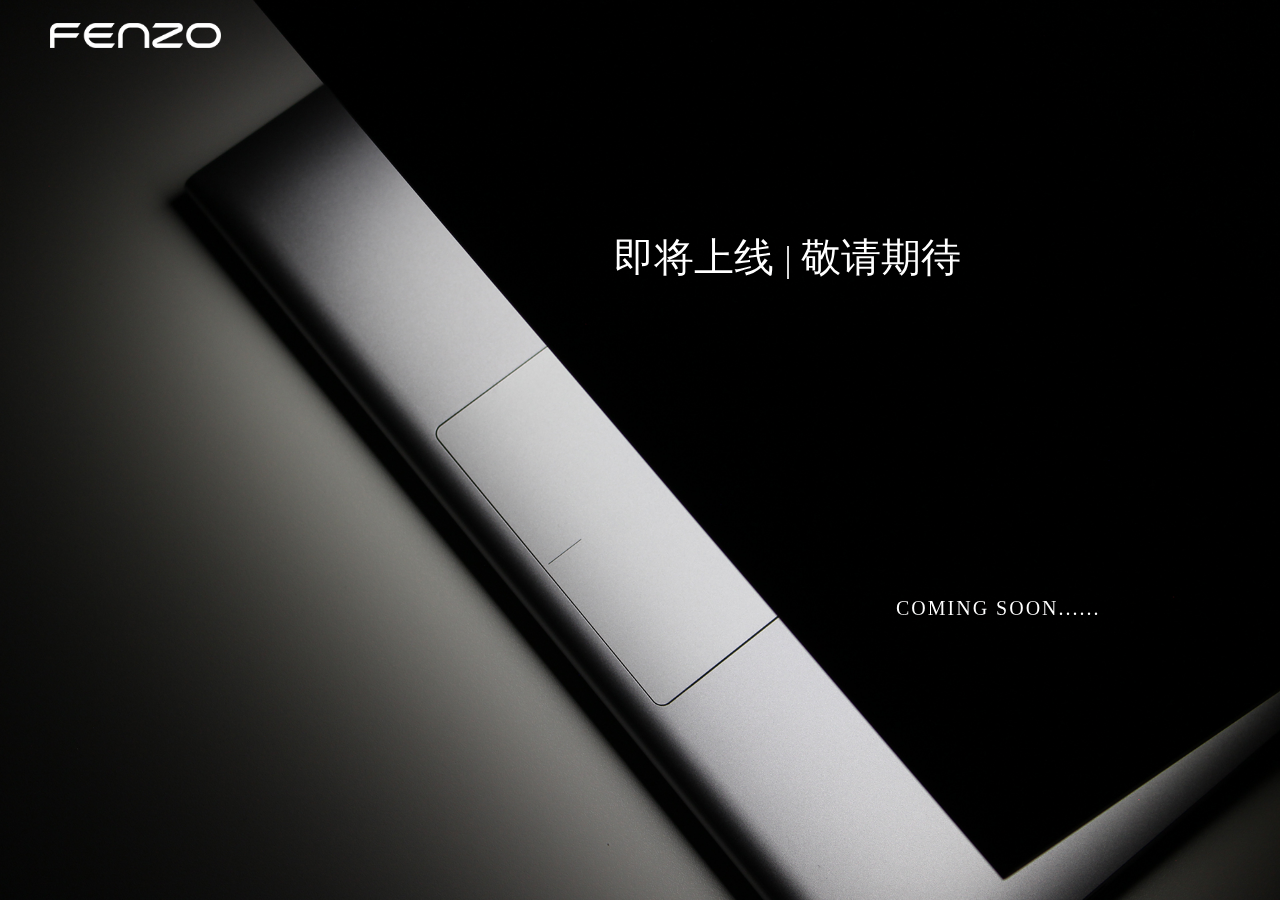
<file: tech_blog.html>
<!DOCTYPE html>
<html>
	<head>
		<meta charset="UTF-8">
		<title>技术博客</title>
		<meta http-equiv="X-UA-Compatible" content="IE=edge">
		<link rel="stylesheet" type="text/css" href="css/default.css"/>
		<link rel="stylesheet" type="text/css" href="css/style.css"/>
		<script src="js/jquery-1.8.0.min.js"></script>
		<style type="text/css">
			body{
				width: 100%;
				height: 100%;
				overflow: hidden;
				background: url(images/tech_banner.jpg) no-repeat center;
				background-size: 100% 100%;
			}
			div.word_warp{
				background-image: -webkit-linear-gradient(left, #fff, #fff 5%, #999 10%, #fff 15%, #fff);
				background-size: 200%;
				-webkit-text-fill-color: transparent;
				-webkit-background-clip: text;
				-webkit-animation: anim 3s infinite;
				color: #fff;
				font-size:40px;
				text-indent: 48%;
				margin-top:180px;
				font-family: '宋体';
			}
			div.word_warp span{
				font-size: 35px;
				color: #fff;
			}
			div.logo img{
				margin: 23px 0 0 50px;
				height: 25px;
				width: 171px;
			}
			p {
				width: 100%;
				font-family: '微软雅黑';
				height: 80px;
				line-height: 80px;
				text-indent:70% ;
				color: #fff;
				letter-spacing: 2px;
				margin: 100px auto;
				font-size: 20px;
				background-image: -webkit-linear-gradient(left, #fff, #fff 5%, #999 10%, #fff 15%, #fff);
				background-size: 200%;
				-webkit-text-fill-color: transparent;
				-webkit-background-clip: text;
				-webkit-animation: anim 3s infinite;
			}
			@-webkit-keyframes anim {
				0% {
					background-position: 0 0;
				}
				100% {
					background-position: -100% 0;
				}
			}
		</style>
	</head>
	<body>
		<div class="logo"><a href="index.html"><img src="images/Fenzo logo1-PC.png"/></a></div>
		<div class="word_warp">即将上线 <span>|</span> 敬请期待</div>
		<p>
			<p>COMING SOON......</p>
		</p>
	</body>
</html>
</file>
<file: css/style.css>
/*header部分*/
img{display: block;}
body{background: #fff;}
.headerWarp{width: 100%;height: 80px;overflow: hidden;z-index: 10;position: absolute;top: 0;left: 0;}
.header{width: 1100px;height: 100%;margin: 0 auto;}
.header .logo{height: 100%;float: left;}
.header .logo img{float: left;margin: 28px 0px 0 0px;height: 25px;width: 171px;}
.header .nav_header{height:100%;float: right;}
.header .nav_header li{float: left;height: 80px;overflow: hidden;line-height: 86px;padding: 0 14px;}
.header .nav_header li a{color: #fff;font-size: 14px;padding-bottom: 3px;}
.header .nav_header li a.on{border-bottom: 1px solid #fff;}
.header .nav_header li a:hover{border-bottom: 1px solid #fff;}
/*banner部分*/
.bannerWarp{width: 100%;height: 975px;overflow: hidden;position: relative;}
.bannerWarp .banner{width: 100%;height: 100%;overflow: hidden;margin: 0 auto;position: relative;}
.bannerWarp .banner img{width: 100%;height: 100%;}
.bannerWarp .banner .bd{z-index: 50;}
.bannerWarp .banner ul{height: 100%;overflow: hidden;}
.bannerWarp .banner ul li{width: 100%;height: 975px;float: left;}
.bannerWarp .banner ul li a{position: relative;display: block;width: 100%;height: 100%;}
.banner ul li a img{width: 100%;height: 100%;}
.back_triangle{width: 0;overflow: hidden;height:0;position: absolute;bottom:0;left: 0;
	border-width:0px 0 375px 1920px;border-style:solid;border-color:transparent transparent #fff transparent;
}
.back_triangle_up{width: 0;overflow: hidden;height:0;position: absolute;top:0;left: 0;
	border-width:375px 1920px 0 0;border-style:solid;border-color:#fff transparent transparent transparent;
}
.bannerWarp .banner .hd{position: absolute;bottom: 212px;left: 60%;width: 1100px;margin-left: -550px;height: 23px;color: #fff;font-size: 20px;
	line-height: 23px;font-family: "宋体";color: #000;z-index: 100;
}
.bannerWarp .banner .hd div{width: 120px;height: 100%;float: right;}
.bannerWarp .banner .hd div a{width: 21px;height: 21px;display: block;float: left;border: 1px solid #999;border-radius: 50%;}
.bannerWarp .banner .hd div a.prev{background: url(../images/prev.png) no-repeat 6px center;}
.bannerWarp .banner .hd div a.next{background: url(../images/next.png) no-repeat 8px center;}
.bannerWarp .banner .hd div a:hover{border-color: #0050A9;}
.bannerWarp .banner .hd div a:hover.prev{background: url(../images/prev_blue.png) no-repeat 6px center;}
.bannerWarp .banner .hd div a:hover.next{background: url(../images/next_blue.png) no-repeat 8px center;}
.bannerWarp .banner .hd div span.pageState{margin: 0 20px;float: left;display: block;}
/*主体内容部分*/
.mainWarp{width: 100%;height: auto;overflow: hidden;}
.mainWarp .mainDiv{width: 1100px;height: auto;overflow: hidden;margin: 0 auto;}
/*首页*/
/*服务*/
.service{text-align: center;}
.title{text-align: center;overflow: hidden;}
.title p{color:#0050a9;margin-top: 25px;}
.title .title_p1{font-size: 24px;line-height: 24px;}
.title .title_p2{font-size: 14px;line-height: 14px;}
.service .service_cont{padding: 0 70px 27px;margin-top: 55px;}
.service .service_cont ul{width: 100%;overflow: hidden;height: auto;}
.service .service_cont ul li{float: left;width: 320px;height: auto;overflow: hidden;}
.service .service_cont ul li a{width: 100%;height: auto;overflow: hidden;display: block;}
.service .service_cont ul li a span{display:block;width: 82px;height: 83px;
	background:url(../images/back_sircle.png) no-repeat center;margin-left: 119px;margin-bottom: 31px;position: relative;}
.service .service_cont ul li a span img{position: absolute;top: 50%;left: 50%;-webkit-transform:rotateY(360deg);-moz-transform:rotateY(360deg);-ms-transform:rotateY(360deg);-o-transform:rotateY(360deg);transform:rotateY(360deg);
	transition: transform 2s;-webkit-transition: transform 2s;-ms-transition: transform 2s;-moz-transition: transform 2s;-o-transition: transform 2s;
}
.service .service_cont ul li a:hover span img{-webkit-transform:rotateY(0deg);-moz-transform:rotateY(0deg);-ms-transform:rotateY(0deg);-o-transform:rotateY(0deg);transform:rotateY(0deg);
	transition: transform 2s;-webkit-transition: transform 2s;-ms-transition: transform 2s;-moz-transition: transform 2s;-o-transition: transform 2s;}
.service .service_cont ul li a p{font-size: 14px;color: #282828;line-height: 14px;}
.service .service_cont ul li a:hover p{color: #0050A9;}
.service .service_cont ul li a p.service_p2{font-size: 12px;line-height: 12px;margin-top: 20px;}
/*案例*/
.mainWarp .cases{position: relative;height:915px;width: 100%;background: url(../images/anli_1920.jpg) no-repeat center;background-size:100% 100%;}
.background_div{width: 100%;height: 100%;background: url(../images/black_banner.png);position: absolute;top: 0;left: 0;background-size: 100% 100%;font-size: 24px;color: #fff;text-align: center;line-height: 700px;}
.cases .cases_cont{width: 1100px;margin: 0 auto;height: auto;position: absolute;left: 50%;margin-left: -550px;z-index: 100;}
.cases .title{margin-top: 320px;}
.cases .title p{color: #000;}
.cases .cases_cont .slideBox{height: auto;overflow: hidden;padding: 0 70px;margin-top: 55px;}
.cases .cases_cont .slideBox .hd{width:100%;margin-top:48px;height: 8px;text-align: center;position: relative;}
.cases .cases_cont .slideBox .hd ul{position: absolute;left: 50%;}
.cases .cases_cont .slideBox .hd li{cursor:pointer;width: 8px;height: 8px;border-radius: 50%;background: #d0d0d0;float: left;margin: 0 15px;position: relative;right: 50%;}
.cases .cases_cont .slideBox .hd li.on{background: #0050a9;}
.cases .cases_cont .slideBox .bd{width: 100%;height: auto;overflow: hidden;}
.cases .cases_cont .slideBox .bd ul{width: 100%;height: auto;overflow: hidden;zoom: 1;}
.cases .cases_cont .slideBox .bd ul li{float: left;width: 100%;}
.cases .cases_cont .slideBox .bd ul li a{display: block;float: left;width: 240px;height: 160px;position: relative;overflow: hidden;}
.cases .cases_cont .slideBox .bd ul li a img{width: 100%;height: 100%;display: block;transition: all 0.5s;transform:scale(1.0,1.0);}
.cases .cases_cont .slideBox .bd ul li a:hover img{transition: all 0.5s;transform:scale(1.1,1.1);}
.cases .cases_cont .slideBox .bd ul li a div{transition: all ease-out 0.5s;overflow:hidden;color:#fff;font-size:14px;text-align:center;line-height:90px;z-index:10;width: 100%;height: 110px;position: absolute;top: 0;left: 0;}
.cases .cases_cont .slideBox .bd ul li a div span{display: none;}
.cases .cases_cont .slideBox .bd ul li a div:before{content: '';width: 0px;transition: width 0.5s;height: 1px;background: #fff;position: absolute;left: 10px;top: 65%;}
.cases .cases_cont .slideBox .bd ul li a div:after{content: '';width: 0px;transition: width 0.5s;height: 1px;background: #fff;position: absolute;right: 10px;top: 65%;}
.cases .cases_cont .slideBox .bd ul li a:hover div{transition: all ease-in 0.5s;background: url(../images/videoBac.png);}
.cases .cases_cont .slideBox .bd ul li a:hover div span{opacity: 1;transition: all ease-in 2s;display: block;}
.cases .cases_cont .slideBox .bd ul li a:hover div span{display: block;}
.cases .cases_cont .slideBox .bd ul li a:hover div:before{width: 110px;transition: width 0.5s;}
.cases .cases_cont .slideBox .bd ul li a:hover div:after{width: 110px;transition: width 0.5s;}
.cases .cases_cont .slideBox .bd ul li a h3{padding-left:12px;height: 0px;background: #fff;position: absolute;bottom: 0;color: #282828;width: 228px;}
.cases .cases_cont .slideBox .bd ul li a h3 span{display: block;font-size: 14px;line-height: 14px;margin: 10px 0 6px 0;}
.cases .cases_cont .slideBox .bd ul li a h3 p{font-size: 11px;line-height: 11px;}
/*团队*/
.team{width: 1100px;margin: 0 auto;overflow: hidden;padding-bottom: 55px;}
.team .title{margin-top: 30px;}
.slideBox1{width:1100px;height: auto;position: relative;margin: 50px auto 0;overflow: hidden;}
.slideBox1 .bd{width: 100%;height: auto;overflow: hidden;}
.slideBox1 .bd li{width: 990px;float: left;/*padding: 15px 0;*/padding:15px 40px 15px 70px;}
.slideBox1 .bd li a{background: #fff;width: 300px;height:500px;box-shadow: 0 0 15px #f3f3f3;display: block;float: left;margin-right: 30px;text-align: center;}
.slideBox1 .bd li a:nth-last-child(1){margin-right: 0;}
.slideBox1 .bd li a img{
	margin: 105px auto 18px;width: 90px;height: 90px;border-radius: 50%;display: block;
	transform: scale(1,1);-webkit-transform: scale(1,1);-ms-transform: scale(1,1);-moz-transform: scale(1,1);-o-transform: scale(1,1);
	transition: all 1s;-webkit-transition: all 1s;-ms-transition: all 1s;-moz-transition: all 1s;-o-transition: all 1s;
}
.slideBox1 .bd li a:hover{box-shadow:  0 0 15px #0050A9;}
.slideBox1 .bd li a span{font-size: 20px;color: #282828;line-height: 20px;}
.slideBox1 .bd li a h3{margin-top: 90px;}
.slideBox1 .bd li a h3 span{font-size: 16px;color: #0050a9;line-height: 16px;}
.slideBox1 .bd li a h3 p{margin-top: 15px;font-size: 12px;color: #5c5c5c;line-height: 12px;}
.slideBox1 .hd{width: 100%;height: 8px;margin-top: 50px;position: relative;}
.slideBox1 .hd ul{position: absolute;left: 50%;}
.slideBox1 .hd ul li{cursor:pointer;width: 8px;height: 8px;border-radius: 50%;background: #D0D0D0;float: left;position: relative;right: 50%;margin: 0 15px;}
.slideBox1 .hd ul li.on{background: #0050A9;}
/*合作客户*/
.mainWarp .customer{background: url(../temp/kehu_1920.jpg) no-repeat center;height: 910px;width: 100%;position: relative;background-size: 100%;}
.customer .back_triangle{border-width:;border-color:transparent transparent #292f35 transparent;}
.customer .customer_cont{width: 1100px;margin: 0 auto;height: auto;position: absolute;left: 50%;margin-left: -550px;z-index: 100;}
.customer .customer_cont .title{margin-top: 300px;}
.customer .customer_cont .title p{color: #fff;}
.customer_name{padding: 0 50px 0 90px;height: auto;overflow: hidden;margin-top: 80px;}
.customer_name li{width: 16%;float: left;height: 80px;}
.customer_name li a{width: 100%;text-align: center;display: block;height: 45px;}
.customer_name li a img{margin: 0 auto; }
.logo_customer{position: absolute;bottom: 70px;z-index: 100;width: 960px;left: 50%;margin-left: -550px;padding: 0 70px;}
.logo_customer img{float: right;cursor: pointer;}
/*footer部分*/
.footerWarp{width: 100%;height: auto;background: #292f35;color: #fff;}
.footer{width: 1100px;margin: 0 auto;padding-top: 80px;}
.footer .contact,.footer .copyright{padding: 0 70px;}
.footer .contact_fl{float: left;width: 250px;overflow: hidden;height: auto;}
.footer .contact_fl h3{font-size: 24px;line-height: 24px;margin-bottom: 30px;}
.footer .contact_fl span{font-size: 14px;display: block;width: 100%;line-height: 14px;margin-bottom: 15px;color: #97989a;}
.footer .contact_fl span img{float: left;margin-right: 40px;}
.footer .contact_fl div{width: 86px;height: 86px;margin: 40px 0 0 35px;display: none;box-shadow: 0 0 3px #292F35;}
.footer .contact_fl div img{width: 100%;height: 100%;}
.footer .contact_fr{float: right;width: 555px;position: relative;}
.footer .contact_fr p{font-size: 14px;line-height: 24px;margin: -5px 0 15px;text-align: justify;color: #97989a;}
.footer .contact_fr input{color:#fff;background:#1f242a;padding:0 10px;display: block;width: 240px;height: 40px;float: left;margin-right: 34px;font-size: 12px;margin-bottom: 20px;line-height: 40px;}
.footer .contact_fr input:nth-child(2n){margin-right: 0;}
.footer .contact_fr input[type=text]:focus{box-shadow: 0px 0px 1px #fff inset;}
.footer .contact_fr input[type=button]{margin-right:0;width: 100px;height: 30px;font-size: 12px;line-height: 30px;float: right;cursor: pointer;margin-bottom: 0;}
.footer .contact_fr input[type=button]:hover{background: rgba(255,255,255,0.1);background: #3e4349\0;*background: #3e4349;}
.footer .contact_fr form{overflow: hidden;}
.footer .contact_fr form div{color:#fff;background:#1f242a;width: 535px;padding: 13px 10px;height: 94px;overflow: hidden;margin-bottom: 20px;}
.footer .contact_fr div textarea{word-break:break-all;overflow:auto;color:#fff;background:#1f242a;width: 100%;height: 100%;font-size: 12px;text-align: justify;}
.footer .contact_fr div.message_prompt{font-size: 16px;width: 150px;height: 50px;line-height: 50px;background: #0050A9;text-align: center;position:absolute;bottom:-30px;left:-80px;display: none;border-radius: 3px;}
.footer .copyright{font-size: 14px;line-height: 56px;margin-top: 95px;}
.footer .copyright div{color: #97989a;height: 56px;}
.footer .copyright div span{cursor:pointer;display:block;float: right;text-align:right;background: url(../images/upup.png) no-repeat center right;width: 80px;padding-right: 20px;}
.footer .copyright div span:hover{color: #fff;background: url(../images/up_white.png) no-repeat center right;}
/*案例-全部*/
.headerWarp2{position: relative;background: #fff;}
.headerWarp2 .header .nav_header li{line-height: 80px;}
.headerWarp2 .header .nav_header li a{color: #000;opacity: .6;filter:alpha(opacity=60); }
.headerWarp2 .header .nav_header li a.on{opacity: 1;filter:alpha(opacity=100); border-bottom: 1px solid #000;}
.headerWarp2 .header .nav_header li a:hover{opacity: 1;filter:alpha(opacity=100); border-bottom: 1px solid #000;}
/*导航*/
.navWarp{width: 100%;height: 60px;background: #292f35;}
.navWarp .nav{width: 960px;padding: 0 70px;margin: 0 auto;}
.navWarp .nav li{float: left;padding-right: 26px;line-height: 60px;}
.navWarp .nav li a{color: #fff;font-size: 14px;opacity: .5;filter:alpha(opacity=50); padding: 10px 0;}
.navWarp .nav li a.on{opacity: 1;filter:alpha(opacity=100); border-bottom: 1px solid #fff;}
.navWarp .nav li a:hover{opacity: 1;filter:alpha(opacity=100); border-bottom: 1px solid #fff;}
.mainWarp .list_cont ul{height:auto;overflow:hidden;padding: 60px 70px 150px;}
.mainWarp .list_cont ul li{width: 25%;float: left;margin-bottom: 14px;height: auto;overflow: hidden;}
.mainWarp .list_cont ul li a{width: 100%;height: 230px;overflow:hidden;display: block;position: relative;}
.mainWarp .list_cont ul li a div{width: 100%;height:160px;position: absolute;top: 0;left: 0;overflow: hidden;}
.mainWarp .list_cont ul li a div div{width: 100%;height: 100%;position: absolute;top: 0;left: 0;transition:ease-in all 0.5s;background: #fff;opacity:0.2;filter:alpha(opacity=20);z-index: 10;}
.mainWarp .list_cont ul li a:hover div div{transition: ease-in all 0.5s;background: #fff;opacity: 0;filter:alpha(opacity=0);}
.mainWarp .list_cont ul li a img{width: 100%;height: 160px;transform: scale(1,1);transition: all 0.5s;}
.mainWarp .list_cont ul li a:hover img{transform: scale(1.1,1.1);transition: all 0.5s;}
.mainWarp .list_cont ul li a h3{width: 100%;height: 70px;overflow: hidden;margin-top: 160px;}
.mainWarp .list_cont ul li a:hover h3{color: #0050A9;}
.mainWarp .list_cont ul li a:hover h3 span{color: #0050A9;}
.mainWarp .list_cont ul li a h3 span{font-size: 14px;color: #282828;line-height: 14px;display: block;margin: 15px 0 6px;}
.mainWarp .list_cont ul li a h3 p{font-size: 11px;line-height: 11px;}
/*底部*/
.footerWarp2 .footer{padding: 0;}
.footerWarp2 .footer .contact{height: 64px;line-height: 72px;position: relative;}
.footerWarp2 .footer .contact a{color: #fff;font-size: 14px;padding-bottom: 15px;margin-right: 70px;height:50%;float: left;display: inline;}
.footerWarp2 .footer .contact a:hover{border-bottom: 1px solid #fff;}
.footerWarp2 .footer .contact div{float: right;}
.footerWarp2 .footer .contact div a:hover{border: none; }
.footerWarp2 .footer .contact div a{margin:25px 0 0 35px; }
.footerWarp2 .er_code{position: absolute;right: 106px;top: -90px;display: none;width: 86px;height: 86px;box-shadow: 0 0 3px #292F35;}
.footerWarp2 .er_code img{width: 100%;height: 100%;}
.footerWarp2 .copyright{margin-top: 0;}
/*案例--精选*/
.choice_cont ul{padding: 27px 55px 195px 70px;height: auto;overflow: hidden;}
.choice_cont ul li{width: 310px;height: 310px;float: left;margin:0 15px 15px 0;}
.choice_cont ul li:nth-child(5){width: 635px;}
.choice_cont ul li:nth-child(6){height: 635px;}
.choice_cont ul li a{display: block;width: 100%;height: 100%;overflow: hidden;position: relative;}
.choice_cont ul li a div{width: 100%;height: 100%;overflow: hidden;position: absolute;top: 0;left: 0;}
.choice_cont ul li a div div{width: 100%;height: 100%;position: absolute;top: 0;left: 0;background: #fff;opacity:0.2;filter:alpha(opacity=20);transition: ease-in all 0.5s;z-index: 10;}
.choice_cont ul li a:hover div div{transition: ease-in all 0.5s;background: #fff;opacity: 0;filter:alpha(opacity=0);}
.choice_cont ul li a img{width: 100%;height: 160px;transform: scale(1,1);transition: all 0.5s;}
.choice_cont ul li a:hover img{transform: scale(1.1,1.1);transition: all 0.5s;}
.choice_cont ul li a img{width: 100%;height: 100%;}
.choice_cont ul li a h3{display: none;}
/*案例--内容页*/
.headerWarp3{position: absolute;background: none;}
.bannerWarp2{height: 885px;position: relative;background: url(../images/image_01.jpg) no-repeat center;background-size: 100% 100%;}
.bannerWarp2 .banner ul li{height:885px;}
.mainWarp2{position: relative;margin-top: -390px;}
.mainWarp .cont_main{width: 960px;margin: 0 auto;height: auto;overflow: hidden;padding: 0 70px;}
.cont_top{width: 100%;height: 55px;text-align: right;position: relative;}
.cont_top .er_code{position: absolute;top: 50px;right: 25px;display: none;width: 86px;height: 86px;box-shadow: 0 0 3px #292F35;}
.cont_top .er_code img{width: 100%;height: 100%;}
.cont_top a{width:42px;height:42px;float: right;margin-left: 5px;border-radius: 50%;}
.cont_top a.weixin_icon_cont{background: url(../images/weixin_cont_w.png) no-repeat center;}
.cont_top a.weixin_icon_cont:hover{background: url(../images/weixin_cont.png) no-repeat center;}
.cont_top a.sina_icon_cont{background: url(../images/sina_cont_w.png) no-repeat center;}
.cont_top a.sina_icon_cont:hover{background: url(../images/sina_cont.png) no-repeat center;}
.cont_top a img{margin: 0 auto;}
.cont_top a:hover{opacity: 1;filter:alpha(opacity=100); }
.cont_center{padding:29px 0 0;height: auto;background: #fff;overflow: hidden;box-shadow: 0 0 40px #ccc;}
.cont_center div.tit{color: #000;margin-bottom: 28px;height: auto;overflow: hidden;padding: 0 50px;}
.cont_center div.tit h3{float: left;font-size: 18px;line-height: 18px;}
.cont_center div.tit span{font-size: 12px;float: right;line-height: 24px;}
.cont_center p{font-size: 12px;text-align: justify;line-height: 18px;margin-top: 17px;padding: 0 50px;}
.cont_center img{width: 100%;margin-top: 80px;}
.more_case{width: 960px;margin: 165px 0 0;margin-bottom: 118px;}
.more_case h3{font-size: 20px;color: #000;text-align: center;line-height: 20px;margin-bottom: 44px;}
.slideBox3{width: 100%;height: auto;}
.slideBox3 .bd{width: 100%;height: 160px;overflow: hidden;}
.slideBox3 .bd li{float: left;width: 100%;height: 100%;}
.slideBox3 .bd li a{width: 25%;height: 100%;float: left;position: relative;}
.slideBox3 .bd li a div{transition: all ease-out 0.5s;width: 100%;height: 100%;position: absolute;top: 0;left: 0;color:#fff;font-size:14px;text-align:center;line-height:110px;background: none;}
.slideBox3 .bd ul li a div span{display: none;}
.slideBox3 .bd ul li a div:before{content: '';width: 0px;transition: width 0.5s;height: 1px;background: #fff;position: absolute;left: 10px;top: 65%;}
.slideBox3 .bd ul li a div:after{content: '';width: 0px;transition: width 0.5s;height: 1px;background: #fff;position: absolute;right: 10px;top: 65%;}
.slideBox3 .bd ul li a:hover div{transition: all ease-in 0.5s;background: url(../images/videoBac.png);}
.slideBox3 .bd ul li a:hover div span{opacity: 1;transition: all ease-in 2s;display: block;}
.slideBox3 .bd ul li a:hover div span{display: block;}
.slideBox3 .bd ul li a:hover div:before{width: 110px;transition: width 0.5s;}
.slideBox3 .bd ul li a:hover div:after{width: 110px;transition: width 0.5s;}
.slideBox3 .bd li img{width: 240px;height: 160px;}
.slideBox3 .hd{width: 100%;height: 8px;margin-top: 40px;position: relative;}
.slideBox3 .hd ul{position: absolute;left: 50%;}
.slideBox3 .hd ul li{cursor:pointer;width: 8px;height: 8px;background: #D0D0D0;float: left;position: relative;right: 50%;border-radius: 50%;margin: 0 15px;}
.slideBox3 .hd ul li.on{background: #0050A9;}
/*文章全部页*/
.mainWarp .artical_cont ul{padding: 47px 70px 100px 70px;margin: 0 auto;}
.mainWarp .artical_cont ul li,.mainWarp .artical_cont ul li a{display:block;width: 100%;height:auto;margin-bottom: 44px;position: relative;}
.mainWarp .artical_cont ul li a div{z-index:200;position: absolute;top:0;left:0;width:100%;height:300px;background: #000;opacity:0;filter:alpha(opacity=0);transition: ease-in all 0.3s;transform: scale(1,1);}
.mainWarp .artical_cont ul li a:hover div{transform: scale(1.05,1.05);background: #000;opacity:.3;filter:alpha(opacity=30);transition: ease-in all 0.3s;}
.mainWarp .artical_cont ul li a:hover h3{color: #0050A9;}
.mainWarp .artical_cont ul li a img{width: 100%;height: 300px;transform: scale(1,1);transition: all ease-in 0.3s;}
.mainWarp .artical_cont ul li a:hover img{transform: scale(1.05,1.05);transition: all ease-in 0.3s;}
.mainWarp .artical_cont ul li a h3{font-size: 14px;color: #282828;line-height: 14px;margin-top: 20px;height: auto;overflow: hidden;}
.mainWarp .artical_cont ul li a h3 span{display: block;width: 85%;overflow:hidden;text-overflow:ellipsis;white-space:nowrap;float: left;}
.mainWarp .artical_cont ul li a h3 em{float: right;}
/*关于我们*/
.bannerWarp_about{height: 840px;background: none;}
.bannerWarp_about .background_div{background: url(../images/div_bac.png);}
.bannerWarp_about .background_div_about{background: url(../images/about_div.png);}
.bannerWarp_about .banner ul li{height: 840px;}
.mainWarp_about{position: relative;margin-top: -67px;z-index: 300;}
.about_cont .title_p2{color: #282828;}
.about_cont_1{margin-top: 104px;}
.about_cont_1 ul{padding:0 58px 0 70px;height: auto;overflow: hidden;}
.about_cont_1 ul li{width: 313px;height: 267px;float: left;margin-right: 11px;}
.about_cont_1 ul li a{width: 100%;height: 100%;overflow: hidden;display: block;}
.about_cont_1 ul li a div{width: 100%;height: 195px;overflow: hidden;}
.about_cont_1 ul li a div img{transform: scale(1,1);transition: all 1s;}
.about_cont_1 ul li a:hover div img{transform: scale(1.1,1.1);transition: all 1s;}
.about_cont_1 ul li a h3{background: #f7f7f7;height: 72px;text-align: left;padding-left: 14px;color: #282828;overflow: hidden;}
.about_cont_1 ul li a h3 span{font-size: 14px;line-height: 14px;display: block;margin: 17px 0 7px;}
.about_cont_1 ul li a h3 p{font-size: 14px;line-height: 14px;overflow: hidden;text-overflow: ellipsis;white-space: nowrap;}
.mainWarp .about_cont2{margin-top: 250px;z-index: 200;position: relative;}
.title .title_p3{margin: 35px 0 40px;font-size: 14px;line-height: 14px;color: #282828;}
.mainWarp .about_cont_3{z-index:100;position:relative;margin-top:-345px;width: 100%;height: 1025px;background: url(../images/back_about.png) no-repeat center;background-size: 100% 100%;}
/*团队*/
.mainWarp .about_team{position: relative;margin-top: -380px;z-index: 200;}
.mainWarp .about_team .title p{color: #fff;}
.mainWarp_about .customer{height: 375px;}
/*服务页面*/
.mainWarp_service .service_cont{margin-top: 90px;}
/*服务流程*/
.mainWarp .service_flow{width:100%;height: 790px;position: relative;background: #f1f1f1;}
.service_flow .back_triangle{bottom: 110px;}
.service_flow_cont{margin-top: 200px;position: relative;}
.service_flow_cont .title p{color: #0050A9;}
.procedure{width: 1100px;margin: 58px auto 0;/*overflow: hidden;*/height: auto;position: relative;z-index: 200;}
.procedure ul{padding: 0 50px 0 70px;height: auto;}
.procedure ul li{float: left;width: 177px;height: 368px;background: #fff;margin-right: 19px;cursor: pointer;box-shadow: 0 0 10px #F3F3F3;text-align: center;
	-moz-transition: all 0.3s ease-in;
	-webkit-transition: all 0.3s ease-in;
	-ms-transition: all 0.3s ease-in;
	-o-transition: all 0.3s ease-in;
	transition: all 0.3s ease-in;
}
.procedure ul li a img{margin: 99px auto 105px;-webkit-transform:rotateY(0deg);-moz-transform:rotateY(0deg);transform:rotateY(0deg);transition: transform 2s;}
.procedure ul li a span{font-size: 14px;color: #282828;display: block;line-height: 14px;margin-bottom: 10px;}
.procedure ul li:hover{box-shadow: 0 0 10px #0050A9;-moz-transition: all 0.3s ease-in;
	-webkit-transition: all 0.3s ease-in;
	-o-transition: all 0.3s ease-in;
	transition: all 0.3s ease-in;
}
.procedure ul li:hover img{-webkit-transform:rotateY(360deg);-moz-transform:rotateY(360deg);transform:rotateY(360deg);transition: transform 2s;}
/*整合服务链*/
.mainWarp .service_chain{width:100%;height: 795px;position: relative;;z-index: 100;}
.mainWarp .service_chain .title{width:100%;z-index: 200;position: absolute;top: 0;text-align: center;}
.service_chain_cont{position: relative;}
.chain_cont{width:100%;overflow: hidden;height: auto;}
.chain_cont ul{width: 100%;height: 790px;overflow: hidden;position: relative;background: #0050A9;z-index: 100;}
.chain_cont ul div.center_div{width: 960px;margin: 0 auto;height: 100%;}
.chain_cont ul div.back_triangle,.chain_cont ul div.back_triangle_up{z-index: 200;}
.chain_cont ul li{float: left;width: 320px;height: 100%;position: relative;cursor: pointer;}
.chain_cont ul li.chain_l1{background: url(../images/list_1.png);padding-top: 220px;transition: all ease-in 0.3s;}
.chain_cont ul li.chain_l1:hover{background: #004592;opacity: 1;filter: alpha(opacity=100);transition: all ease-in 0.3s;}
.chain_cont ul li.chain_l2{background: url(../images/list_2.png);padding-top:155px;transition: all ease-in 0.3s;}
.chain_cont ul li.chain_l2:hover{background:#003978;opacity: 1;filter: alpha(opacity=100);transition: all ease-in 0.3s;}
.chain_cont ul li.chain_l3{background: url(../images/list_3.png);transition: all ease-in 0.3s;padding-top:95px;}
.chain_cont ul li.chain_l3:hover{background:#003065;opacity: 1;filter: alpha(opacity=100);transition: all ease-in 0.3s;}
.chain_cont ul li div.service_icon{margin-top: 155px;width: 100%;height: auto;overflow: hidden;text-align: center;color: #fff;}
.chain_cont ul li div.service_icon img{margin: 0 auto;}
.chain_cont ul li div.service_icon span{font-family: Century Gothic;font-size: 26px;line-height: 26px;display: block;}
.chain_cont ul li div.service_icon p{font-size: 14px;margin-top: 68px;line-height: 14px;}
.chain_cont ul li div.service_icon_1 img{margin-bottom: 40px;}
.chain_cont ul li div.service_icon_2{margin-top: 130px;}
.chain_cont ul li div.service_icon_3{margin-top: 135px;}
.chain_cont ul li div.service_icon_2 img{margin-bottom: 13px;}
.chain_cont ul li div.service_icon_3 img{margin-bottom: 23px;}
/*跨领域经验*/
.mainWarp .cross_disciplinary{position: relative;margin-top: -110px;z-index: 200;}
.cross_disciplinary_cont_1{margin-top: 96px;width: 960px;padding: 0 70px;}
.cross_disciplinary_cont_1 .bd{width: 100%;height: 275px;overflow: hidden;padding: 45px 0 35px;}
.cross_disciplinary_cont_1 .bd ul{width: 100%;height: 100%;overflow: hidden;}
.cross_disciplinary_cont_1 .bd li{width: 100%;height: 100%;overflow: hidden;float: left;}
.cross_disciplinary_cont_1 .bd li a{width: 100%;height: 100%;display: block;}
.cross_disciplinary_cont_1 .bd li dl{width: 100%;height: 100%;overflow: hidden;}
.cross_disciplinary_cont_1 .bd li dl dt{float: left;height: 100%;width: 480px;}
.cross_disciplinary_cont_1 .bd li dl dt img{margin:auto;width: auto;height: auto;}
.cross_disciplinary_cont_1 .bd li dl dd{float: right;margin-right:25px;width: 392px;height:100%;color: #282828;overflow: hidden;}
.cross_disciplinary_cont_1 .bd li dl dd h3{font-size: 14px;line-height: 14px;margin-bottom: 20px;}
.cross_disciplinary_cont_1 .bd li dl dd p{font-size: 12px;line-height: 24px;}
/*长服务周期*/
.mainWarp .service_circle{width:100%;height: 900px;position: relative;margin-top: -35px;background:url(../temp/service_circle.png) no-repeat center;background-size: 100% 100%;}
.mainWarp .service_circle .background_div{background: url(../images/cpdd.png);}
.mainWarp .service_circle .back_triangle{border-color: transparent transparent #292f35 transparent;}
.service_circle_cont{position: relative;margin-top: 265px;}
.service_circle_cont .title p{color: #fff;}
.service_circle_cont .title .title_p2{cursor: pointer;height: 51px;width: 186px;margin: 120px auto 0;line-height: 47px;}
.service_circle_cont .title .title_p2 a{display:block;width: 186px;height: 51px;font-size: 14px;color: #fff;background: none;transition: none;position: relative;}
.service_circle_cont .title .title_p2 a div{border: 2px solid #fff;width: 182px;height: 47px;position: absolute;top: 0;left: 0;font-size: 14px;color: #fff;}
.service_circle_cont .title .title_p2 a span{position: absolute;background: #fff;}
.service_circle_cont .title .title_p2 a span.line-left{width: 2px;height: 0;left: 0;top: 0;}
.service_circle_cont .title .title_p2 a span.line-top{width: 0;height: 2px;left: 0;top: 0;}
.service_circle_cont .title .title_p2 a span.line-right{width: 2px;height: 0;right: 0;top: 0;}
.service_circle_cont .title .title_p2 a span.line-bottom{width: 0;height: 2px;left: 0;bottom: 0;}

/*我们服务过*/
.mainWarp .already_service{position: relative;margin-top: -100px;width: 100%;}
.mainWarp .already_service .title{margin-bottom: 51px;}
.mainWarp .already_service .title p{color: #fff;}
.mainWarp .already_service .customer_name{background: #292f35;width: 100%;padding: 40px 0 0;margin-top: 0;}
.mainWarp .already_service .customer_name ul{width: 1100px;padding: 0 50px 0 90px;margin: 0 auto;}
.mainWarp .already_service .triangle_wrap{width: 100%;height: 379px;position: relative;bottom: 0;left: 0;background: #fff;} 
.mainWarp .already_service .triangle_wrap .back_triangle_up{border-color: #292f35 transparent transparent transparent}
.mainWarp .already_service .triangle_wrap .back_triangle{border-color: transparent transparent #292f35 transparent}
.already_service .logo_service{height: 80px;position: absolute;bottom: 80px;z-index: 200;width: 100%;}
.already_service .logo_service div{width: 960px;margin: 0 auto;height: 100%;}
.already_service .logo_service div img{float: right;cursor: pointer;}
.logo_bottom img{width: 171px;height: 25px;}
</file>
<file: css/default.css>
/** reset **/
body, h1, h2, h3, h4, h5, h6, hr, p, blockquote, dl, dt, dd, ul, ol, li, pre, form, fieldset, legend, button, input, textarea, th, td, img{border:medium none;margin: 0;padding: 0;}
body,button, input, select, textarea{font: 12px/1.5 'Microsoft Yahei',tahoma, Srial, helvetica, sans-serif;}
html{width: 100%;height: 100%;}
h1, h2, h3, h4, h5, h6{font-size: 100%;font-weight: normal;}
em{font-style:normal;}
ul, ol{list-style: none;}
a{
	border: none;
	text-decoration: none;color:#282828;
	-moz-transition: all 0.3s ease-in;
	-webkit-transition: all 0.3s ease-in;
	-o-transition: all 0.3s ease-in;
	transition: all 0.3s ease-in;
}
a:hover{
	text-decoration: none;
	-moz-transition: all 0.3s ease-in;
	-webkit-transition: all 0.3s ease-in;
	-o-transition: all 0.3s ease-in;
	transition: all 0.3s ease-in;
}
/*火狐去掉按钮、连接的虚线*/
a:focus, a:active,
button::-moz-focus-inner,
input[type="reset"]::-moz-focus-inner,
input[type="button"]::-moz-focus-inner,
input[type="submit"]::-moz-focus-inner,
select::-moz-focus-inner,
input[type="file"] > input[type="button"]::-moz-focus-inner {border: 0;outline : 0;} 
input,button,select,textarea
{outline:none;/*-webkit-appearance:none;*/}
textarea{resize:none;}
a { text-decoration: none; color: #333; }
a{blr:expression(this.onFocus=this.blur());}
a:focus{outline:none;}
a.hidefocus{outline:none}
input{font-family: "微软雅黑";}
textarea{font-family: "微软雅黑";}
img{border:0px;  outline-width:0px;  vertical-align:top;}
.cleafix:after{clear:both;content:"\200B";display:block;height:0;}
.cleafix{*zoom:1;}
.fl { float:left;}
.fr { float:right;}
.hide { display:none;}
</file>
